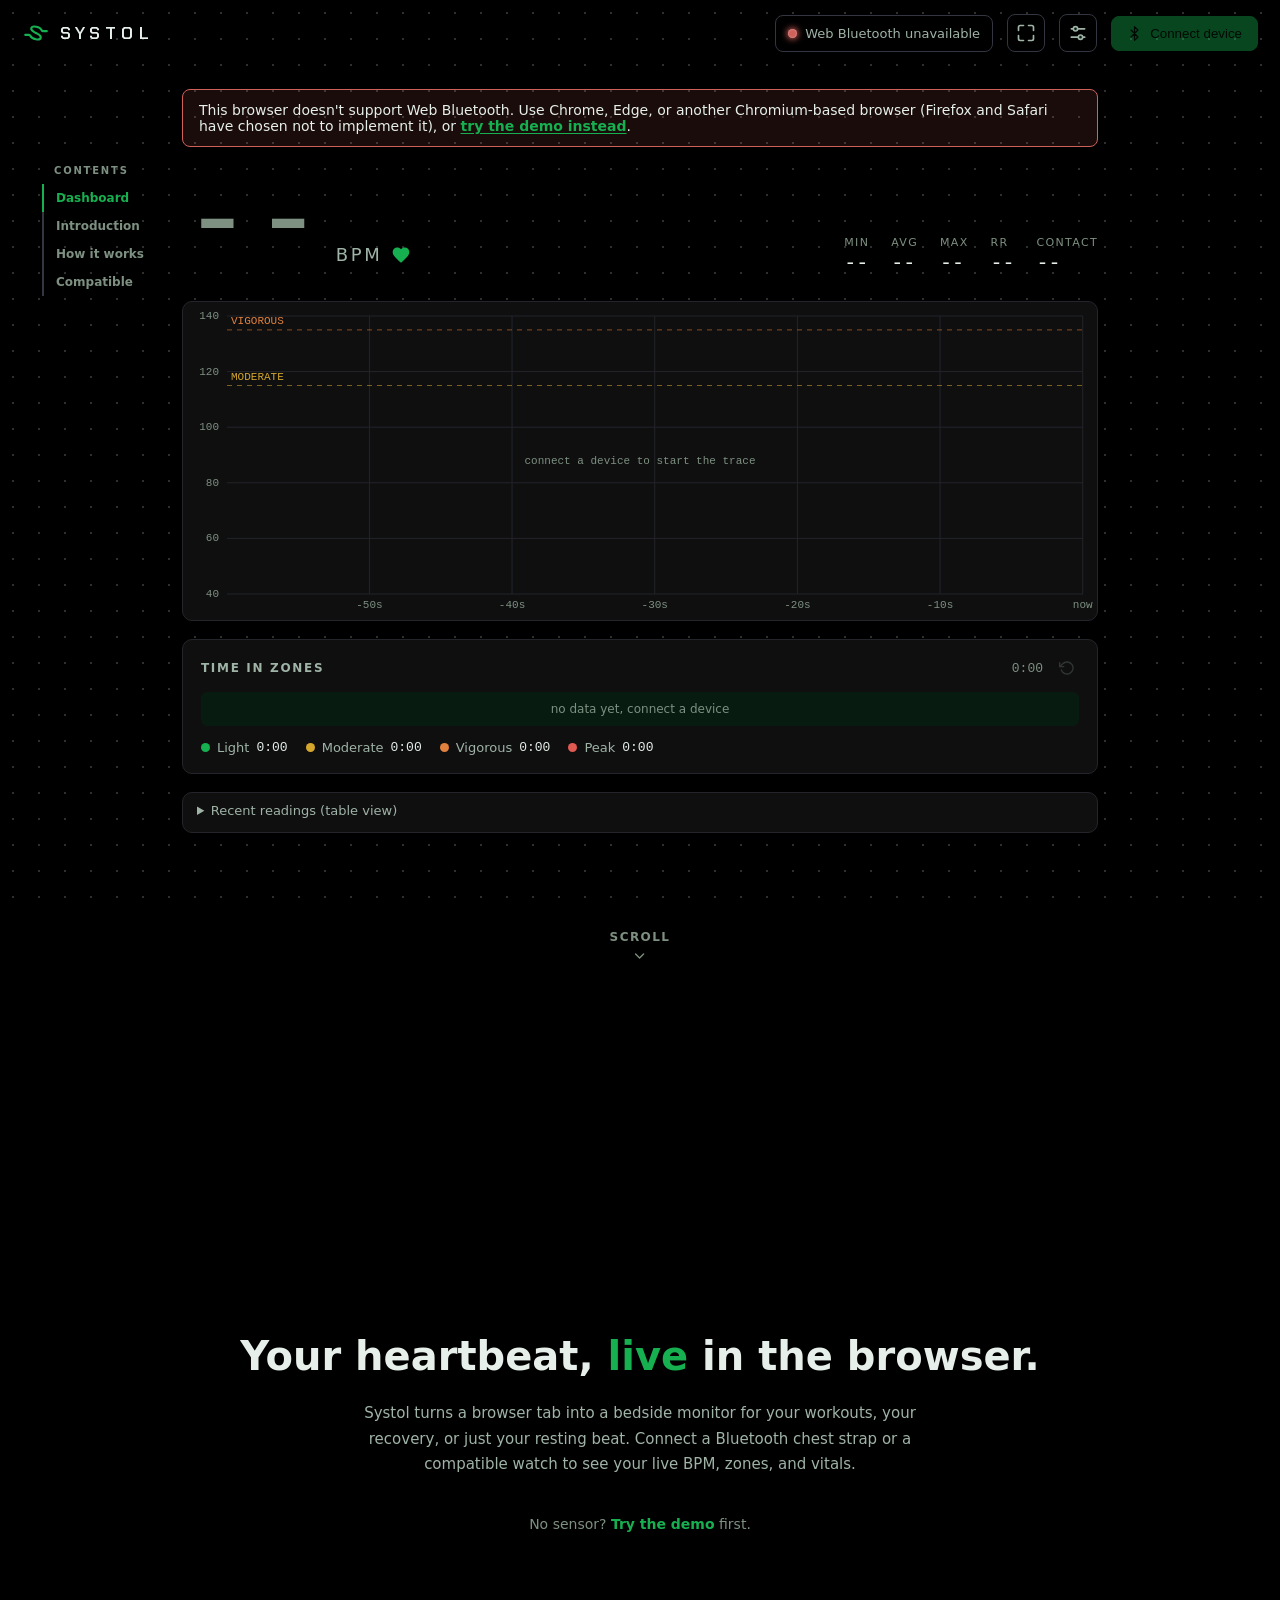
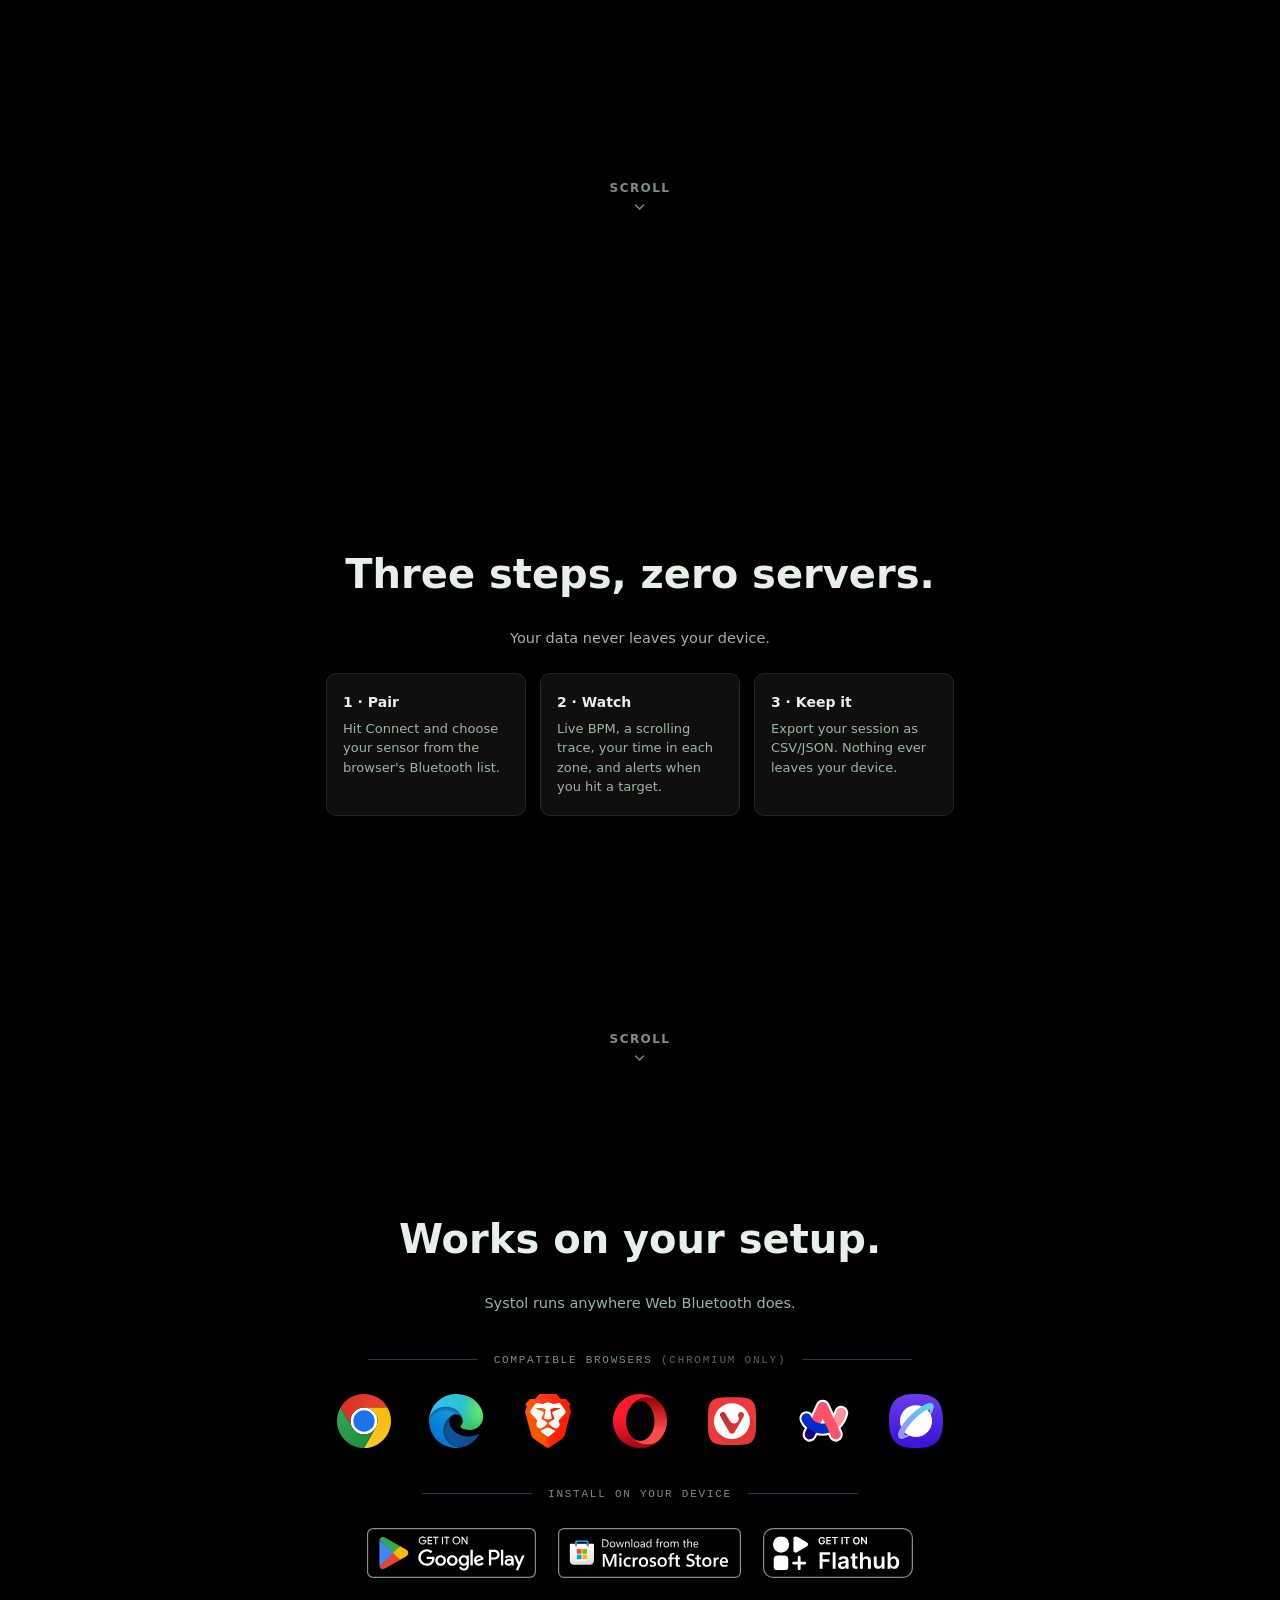
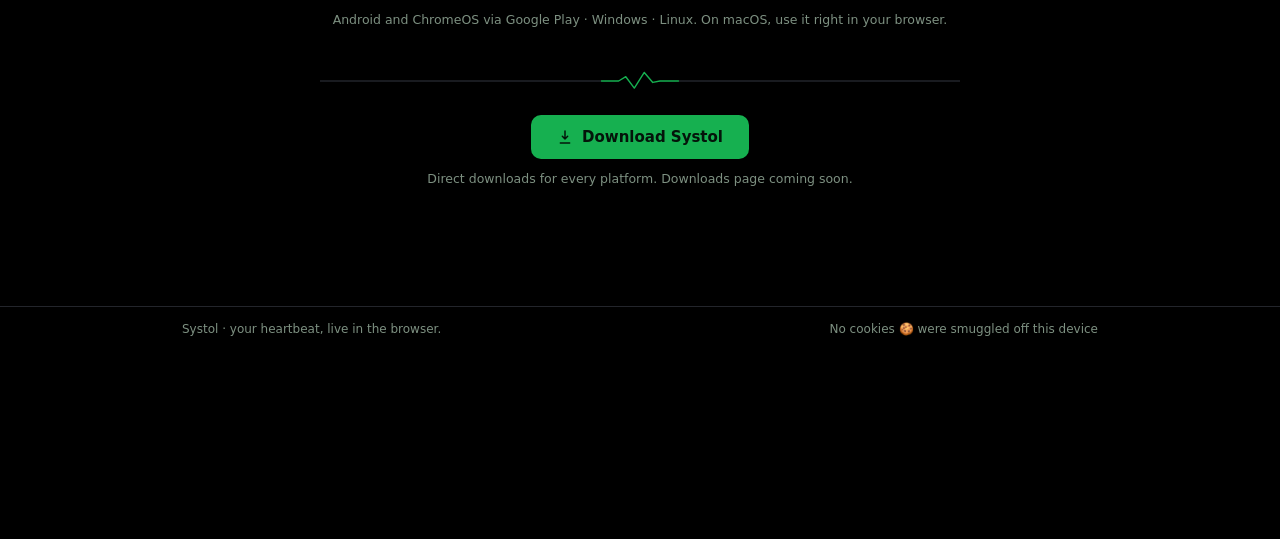
<file: index.html>
<!DOCTYPE html>
<html lang="en">

<head>
  <meta charset="UTF-8" />
  <!-- Web keeps normal pinch zoom; installed-app contexts (PWA/WebView)
       get native parity — app.js §10 tightens this meta there. -->
  <meta name="viewport" content="width=device-width, initial-scale=1.0" />
  <title>Systol · Live Heart Rate Monitor</title>
  <meta name="description"
    content="A live heart-rate monitor that runs in your browser. Connect a Bluetooth sensor for live BPM, zones, and a scrolling trace. Your data never leaves your device." />
  <!-- Social link previews (Open Graph + Twitter). og:image and og:url are
       deferred until a share image (branding — audit 10.3.5) and a deploy URL
       exist. "Systol" here is a rebrand touchpoint. -->
  <meta property="og:type" content="website" />
  <meta property="og:title" content="Systol · Live Heart Rate Monitor" />
  <meta property="og:description"
    content="A live heart-rate monitor that runs entirely in your browser. Bring your own Bluetooth sensor. Your data never leaves your device." />
  <meta name="twitter:card" content="summary" />
  <meta name="twitter:title" content="Systol · Live Heart Rate Monitor" />
  <meta name="twitter:description"
    content="A live heart-rate monitor that runs entirely in your browser. Your data never leaves your device." />
  <!-- Favicon. Browsers that understand SVG take it (sharp at any size); the
       .ico is the fallback for those that don't. -->
  <link rel="icon" href="assets/icons/favicon.svg" type="image/svg+xml" />
  <link rel="icon" href="assets/icons/favicon.ico" sizes="16x16 32x32 48x48" />
  <link rel="apple-touch-icon" href="assets/icons/icon-192.png" />

  <!-- PWA: installable, and offline once the service worker below caches the
       shell. theme-color paints the OS/browser UI around the app window. -->
  <link rel="manifest" href="manifest.webmanifest" />
  <meta name="theme-color" content="#000000" />

  <link rel="stylesheet" href="style.css" />
</head>

<body>
  <!-- ================================================================
       HEADER — brand · battery chip · status pill · header buttons
       ================================================================ -->
  <header>
    <!-- Brand → home. On this page (the home page) that means scroll to the
         top rather than reload — app.js §2 intercepts; href is the no-JS
         fallback. -->
    <a class="brand" href="index.html">
      <!-- Decorative: the wordmark beside it carries the accessible name. -->
      <svg class="brand-mark" viewBox="0 0 48 48" width="28" height="28" aria-hidden="true">
        <path
          d="M42.49 20.83L36.24 20.83C35.28 20.83 34.17 20.11 33.79 19.23C31.19 13.26 17.1 10.27 15.91 15.9C14.96 20.36 20.92 22.12 24 24C27.08 25.88 33.04 27.64 32.09 32.1C30.9 37.73 16.81 34.74 14.21 28.77C13.83 27.89 12.72 27.17 11.76 27.17L5.51 27.17"
          fill="none" stroke="currentColor" stroke-width="3.6" stroke-linecap="round" stroke-linejoin="round" />
      </svg>
      <h1>SYSTOL</h1>
    </a>
    <div class="controls">
      <div id="batteryChip" class="battery-chip" hidden title="Device battery">
        <svg width="14" height="20" viewBox="5 2 14 20" fill="none" stroke="currentColor" stroke-width="2"
          stroke-linecap="round" stroke-linejoin="round" aria-hidden="true">
          <rect x="7" y="6" width="10" height="15" rx="2" />
          <path d="M10 3.5h4" />
        </svg>
        <span id="batteryPct">--</span>
      </div>
      <!-- Live BPM in the header (desktop only): reveals with a slide+fade once
           the hero BPM scrolls out of view, so the reading stays glanceable.
           Zone-colored mini heart beats at the real tempo (app.js §2). -->
      <div id="headerBpm" class="header-bpm" data-zone="" aria-hidden="true">
        <span id="headerHeart" class="header-heart">
          <svg viewBox="0 0 24 24" aria-hidden="true">
            <path fill="currentColor"
              d="M12 21.35l-1.45-1.32C5.4 15.36 2 12.28 2 8.5 2 5.42 4.42 3 7.5 3c1.74 0 3.41.81 4.5 2.09C13.09 3.81 14.76 3 16.5 3 19.58 3 22 5.42 22 8.5c0 3.78-3.4 6.86-8.55 11.54L12 21.35z" />
          </svg>
        </span>
        <span id="headerBpmValue">--</span>
      </div>
      <div id="status" class="status" data-state="idle" role="status" aria-live="polite" tabindex="0"
        title="Device info">
        <span class="led" aria-hidden="true"></span>
        <span id="statusText" class="status-text">Not connected</span>
      </div>
      <button id="monitorBtn" class="icon-btn" aria-label="Monitor mode (fullscreen)" title="Monitor mode">
        <svg width="20" height="20" viewBox="0 0 24 24" fill="none" stroke="currentColor" stroke-width="2"
          stroke-linecap="round" stroke-linejoin="round" aria-hidden="true">
          <path d="M3 9V5a2 2 0 0 1 2-2h4" />
          <path d="M21 9V5a2 2 0 0 0-2-2h-4" />
          <path d="M3 15v4a2 2 0 0 0 2 2h4" />
          <path d="M21 15v4a2 2 0 0 1-2 2h-4" />
        </svg>
      </button>
      <button id="deviceBtn" class="icon-btn device-btn" aria-label="Device and connection" title="Device">
        <svg width="20" height="20" viewBox="0 0 24 24" fill="none" stroke="currentColor" stroke-width="2"
          stroke-linecap="round" stroke-linejoin="round" aria-hidden="true">
          <path d="M6.5 6.5 L17.5 17.5 L12 23 L12 1 L17.5 6.5 L6.5 17.5" />
        </svg>
      </button>
      <button id="settingsBtn" class="icon-btn" aria-label="Settings" title="Settings">
        <svg width="20" height="20" viewBox="0 0 24 24" fill="none" stroke="currentColor" stroke-width="2"
          stroke-linecap="round" aria-hidden="true">
          <line x1="4" y1="7" x2="20" y2="7" />
          <circle cx="9" cy="7" r="2.6" fill="var(--panel)" />
          <line x1="4" y1="17" x2="20" y2="17" />
          <circle cx="15" cy="17" r="2.6" fill="var(--panel)" />
        </svg>
      </button>
      <button id="connectBtn" class="btn-connect">
        <svg class="btn-ico" viewBox="0 0 24 24" fill="none" stroke="currentColor" stroke-width="2"
          stroke-linecap="round" stroke-linejoin="round" aria-hidden="true">
          <path d="M6.5 6.5 L17.5 17.5 L12 23 L12 1 L17.5 6.5 L6.5 17.5" />
        </svg>
        <span id="connectLabel">Connect device</span>
      </button>
    </div>
  </header>

  <!-- ================================================================
       MAIN — banners + gutter TOC + the flipbook pages:
         page 1 · dashboard   page 2 · intro   page 3 · how it works
       ================================================================ -->
  <main>
    <!-- TOC: fixed page navigation in the left gutter (wide screens only).
         JS aligns it with the hero and the content column (app.js §4). -->
    <nav class="toc" id="toc" aria-label="Page navigation">
      <span class="toc-title">Contents</span>
      <a href="#dashboard" data-page="dashboard" class="active">Dashboard</a>
      <a href="#intro" data-page="intro">Introduction</a>
      <a href="#how-it-works" data-page="how-it-works">How it works</a>
      <a href="#compatible" data-page="compatible">Compatible</a>
    </nav>

    <div id="unsupported" class="banner" hidden>
      This browser doesn't support Web Bluetooth. Use Chrome, Edge, or another
      Chromium-based browser (Firefox and Safari have chosen not to implement it),
      or <a href="?demo">try the demo instead</a>.
    </div>

    <!-- Demo notice. Same banner slot and structure as the unsupported message
         above, in the accent instead of the danger tint: demo is a mode, not a
         fault. Shown via body[data-demo] (app.js §1) — no JS toggle needed. -->
    <div class="banner banner-demo">
      <span class="banner-dot" aria-hidden="true"></span>
      <span>
        <strong>Demo mode</strong> · these readings are simulated, no sensor is
        connected. <a href="index.html">Exit demo</a>.
      </span>
    </div>

    <!-- PAGE 1 · DASHBOARD container: hero + dash-body (chart → zones →
         table). dash-body is one unit so the whole stack can be re-anchored
         (e.g. gutter layouts) without touching its pieces. -->
    <section id="dashboard" class="dashboard page" aria-label="Live heart rate dashboard">
      <section class="hero" aria-label="Current heart rate">
        <div class="bpm-block" id="bpmBlock" data-zone="">
          <span id="bpm" class="bpm-value empty">--</span>
          <div class="bpm-side">
            <span class="bpm-unit">BPM
              <span id="heartSize" class="heart-size">
                <svg id="heart" class="heart" viewBox="0 0 24 24" aria-hidden="true">
                  <path fill="currentColor"
                    d="M12 21.35l-1.45-1.32C5.4 15.36 2 12.28 2 8.5 2 5.42 4.42 3 7.5 3c1.74 0 3.41.81 4.5 2.09C13.09 3.81 14.76 3 16.5 3 19.58 3 22 5.42 22 8.5c0 3.78-3.4 6.86-8.55 11.54L12 21.35z" />
                </svg>
              </span>
            </span>
            <span id="zoneLabel" class="zone-label"></span>
            <span id="targetBadge" class="target-badge" hidden>● in target</span>
          </div>
        </div>
        <div class="side-stats">
          <div class="stat"><span class="stat-label">min</span><span id="statMin" class="stat-value">--</span></div>
          <div class="stat"><span class="stat-label">avg</span><span id="statAvg" class="stat-value">--</span></div>
          <div class="stat"><span class="stat-label">max</span><span id="statMax" class="stat-value">--</span></div>
          <div class="stat"><span class="stat-label">RR</span><span id="statRR" class="stat-value">--</span></div>
          <div class="stat"><span class="stat-label">contact</span><span id="statContact" class="stat-value">--</span>
          </div>
          <!-- Demo-only: return to the live app (drops ?demo). Shown via
             body[data-demo]; sits above the stats on desktop, in the stats
             grid's spare cell beside "contact" on mobile. -->
          <a class="demo-home" href="index.html" aria-label="Exit demo, go to the live app">
            <svg width="14" height="14" viewBox="0 0 24 24" fill="none" stroke="currentColor" stroke-width="2"
              stroke-linecap="round" stroke-linejoin="round" aria-hidden="true">
              <path d="M3 10.5 12 3l9 7.5" />
              <path d="M5 9.5V20h14V9.5" />
            </svg>
            <span>Exit demo</span>
          </a>
        </div>
        <!-- Screen-reader-only: the live BPM number is NOT announced (it would read
           a value aloud every second); instead we announce only zone CHANGES here. -->
        <span id="zoneAnnounce" class="sr-only" role="status" aria-live="polite"></span>
      </section>

      <div class="dash-body">
        <section class="chart-wrap" aria-label="Heart rate over the last 60 seconds">
          <canvas id="chart"></canvas>
          <!-- Anchored to the chart (not the viewport) so it only ever floats over
           the trace, whatever else gets added to the page later. -->
          <div id="signalBanner" class="signal-banner" role="alert" hidden>
            <svg width="16" height="16" viewBox="0 0 24 24" fill="none" stroke="currentColor" stroke-width="2"
              stroke-linecap="round" stroke-linejoin="round" aria-hidden="true">
              <path d="M10.29 3.86 1.82 18a2 2 0 0 0 1.71 3h16.94a2 2 0 0 0 1.71-3L13.71 3.86a2 2 0 0 0-3.42 0z" />
              <line x1="12" y1="9" x2="12" y2="13" />
              <line x1="12" y1="17" x2="12.01" y2="17" />
            </svg>
            <span id="signalBannerText">Signal lost: no readings from your device</span>
          </div>
          <div id="tooltip" class="tooltip" hidden></div>
          <button type="button" id="chartExpand" class="chart-expand" aria-label="Monitor mode (fullscreen)"
            title="Monitor mode">
            <svg width="20" height="20" viewBox="0 0 24 24" fill="none" stroke="currentColor" stroke-width="2"
              stroke-linecap="round" stroke-linejoin="round" aria-hidden="true">
              <path d="M3 9V5a2 2 0 0 1 2-2h4" />
              <path d="M21 9V5a2 2 0 0 0-2-2h-4" />
              <path d="M3 15v4a2 2 0 0 0 2 2h4" />
              <path d="M21 15v4a2 2 0 0 1-2 2h-4" />
            </svg>
          </button>
        </section>

        <section class="zonebar-wrap" aria-label="Time spent in each heart rate zone this session">
          <div class="zonebar-head">
            <h2>Time in zones</h2>
            <div class="zonebar-head-right">
              <span id="zoneTotal" class="zonebar-total">0:00</span>
              <button type="button" id="clearSessionQuick" class="icon-btn-sm" aria-label="Clear session"
                title="Clear session" disabled>
                <svg width="16" height="16" viewBox="0 0 24 24" fill="none" stroke="currentColor" stroke-width="2"
                  stroke-linecap="round" stroke-linejoin="round" aria-hidden="true">
                  <polyline points="1 4 1 10 7 10" />
                  <path d="M3.51 15a9 9 0 1 0 2.13-9.36L1 10" />
                </svg>
              </button>
            </div>
          </div>
          <div class="zonebar" id="zonebar">
            <div class="zoneseg" data-zone="light" id="segLight"></div>
            <div class="zoneseg" data-zone="moderate" id="segModerate"></div>
            <div class="zoneseg" data-zone="vigorous" id="segVigorous"></div>
            <div class="zoneseg" data-zone="peak" id="segPeak"></div>
            <span id="zonebarEmpty" class="zonebar-empty">no data yet, connect a device</span>
          </div>
          <div class="zonelegend">
            <span class="legitem"><span class="legdot" data-zone="light"></span>Light <b id="tLight">0:00</b></span>
            <span class="legitem"><span class="legdot" data-zone="moderate"></span>Moderate <b
                id="tModerate">0:00</b></span>
            <span class="legitem"><span class="legdot" data-zone="vigorous"></span>Vigorous <b
                id="tVigorous">0:00</b></span>
            <span class="legitem"><span class="legdot" data-zone="peak"></span>Peak <b id="tPeak">0:00</b></span>
          </div>
        </section>

        <!-- Docked in the right gutter on wide screens (expanded), in vertical
         flow below the zone bar otherwise (collapsed) — app.js §3 syncs the
         open state, CSS §4 does the docking. -->
        <details class="table-view" id="readingsTable">
          <summary>Recent readings (table view)</summary>
          <div class="table-scroll">
            <table>
              <thead>
                <tr>
                  <th scope="col">Time</th>
                  <th scope="col">BPM</th>
                  <th scope="col">RR intervals (ms)</th>
                </tr>
              </thead>
              <tbody id="readingsBody"></tbody>
            </table>
          </div>
        </details>
      </div><!-- /dash-body -->

      <!-- Bouncing hint at the page's bottom edge: there's more below.
         Clickable; href + label are wired to the NEXT page by app.js §4,
         so inserting/reordering pages needs no updates here. -->
      <a class="scroll-hint" href="#">
        scroll
        <svg width="16" height="16" viewBox="0 0 24 24" fill="none" stroke="currentColor" stroke-width="2"
          stroke-linecap="round" stroke-linejoin="round" aria-hidden="true">
          <path d="M6 9l6 6 6-6" />
        </svg>
      </a>
    </section><!-- /dashboard -->

    <!-- PAGE 2 · INTRODUCTION — all copy below is PLACEHOLDER; final
         content is being written separately. Structure only. -->
    <section class="page intro" id="intro" aria-label="What is Systol">
      <h2 class="intro-title">Your heartbeat, <span>live</span> in the browser.</h2>
      <p class="intro-lede">Systol turns a browser tab into a bedside monitor for your workouts, your recovery, or just
        your resting beat. Connect a Bluetooth chest strap or a compatible watch to see your live BPM, zones, and
        vitals.</p>
      <p class="intro-demo-line">No sensor? <a href="?demo">Try the demo</a> first.</p>

      <a class="scroll-hint" href="#">
        scroll
        <svg width="16" height="16" viewBox="0 0 24 24" fill="none" stroke="currentColor" stroke-width="2"
          stroke-linecap="round" stroke-linejoin="round" aria-hidden="true">
          <path d="M6 9l6 6 6-6" />
        </svg>
      </a>
    </section>

    <!-- PAGE 3 · HOW IT WORKS — all copy below is PLACEHOLDER; final
         content is being written separately. Structure only. -->
    <section class="page intro" id="how-it-works" aria-label="How Systol works">
      <h2 class="intro-title">Three steps, zero servers.</h2>
      <p class="intro-sub">Your data never leaves your device.</p>
      <div class="intro-cards">
        <div class="intro-card"><b>1 · Pair</b>Hit Connect and choose your sensor from the browser's Bluetooth list.
        </div>
        <div class="intro-card"><b>2 · Watch</b>Live BPM, a scrolling trace, your time in each zone, and alerts when you
          hit a target.</div>
        <div class="intro-card"><b>3 · Keep it</b>Export your session as CSV/JSON. Nothing ever leaves your device.
        </div>
      </div>

      <a class="scroll-hint" href="#">
        scroll
        <svg width="16" height="16" viewBox="0 0 24 24" fill="none" stroke="currentColor" stroke-width="2"
          stroke-linecap="round" stroke-linejoin="round" aria-hidden="true">
          <path d="M6 9l6 6 6-6" />
        </svg>
      </a>
    </section>

    <!-- PAGE 4 · COMPATIBLE DEVICES.
         Browsers: bare official logos, each linking to that browser's site.
         Platforms: the official store badges (Play / Microsoft Store / Flathub),
                    theme-paired and not yet clickable — the packages don't exist.
         Both rows are static and centered when everything fits; they only become
         marquees on overflow (app.js §11), drifting in opposite directions. -->
    <section class="page intro" id="compatible" aria-label="Compatible browsers and platforms">
      <h2 class="intro-title">Works on your setup.</h2>
      <p class="intro-sub">Systol runs anywhere Web Bluetooth does.</p>
      <div class="compat-marquees">
        <p class="compat-label"><span>Compatible browsers <span class="compat-label-note">(Chromium only)</span></span>
        </p>
        <div class="marquee rtl" aria-label="Supported browsers">
          <div class="marquee-track">
            <a class="logo-tile" href="https://www.google.com/chrome/" target="_blank" rel="noopener"
              title="Chrome"><img src="assets/img/browsers/chrome.svg" alt="Chrome"></a>
            <a class="logo-tile" href="https://www.microsoft.com/edge" target="_blank" rel="noopener" title="Edge"><img
                src="assets/img/browsers/edge.svg" alt="Edge"></a>
            <a class="logo-tile" href="https://brave.com/" target="_blank" rel="noopener" title="Brave"><img
                src="assets/img/browsers/brave.svg" alt="Brave"></a>
            <a class="logo-tile" href="https://www.opera.com/" target="_blank" rel="noopener" title="Opera"><img
                src="assets/img/browsers/opera.svg" alt="Opera"></a>
            <a class="logo-tile" href="https://vivaldi.com/" target="_blank" rel="noopener" title="Vivaldi"><img
                src="assets/img/browsers/vivaldi.svg" alt="Vivaldi"></a>
            <a class="logo-tile" href="https://arc.net/" target="_blank" rel="noopener" title="Arc"><img
                src="assets/img/browsers/arc.svg" alt="Arc"></a>
            <a class="logo-tile" href="https://www.samsung.com/us/apps/samsung-internet/" target="_blank" rel="noopener"
              title="Samsung Internet"><img src="assets/img/browsers/samsung_internet.svg" alt="Samsung Internet"></a>
            <a class="logo-tile dupe" href="https://www.google.com/chrome/" target="_blank" rel="noopener"
              title="Chrome" aria-hidden="true" tabindex="-1"><img src="assets/img/browsers/chrome.svg" alt=""></a>
            <a class="logo-tile dupe" href="https://www.microsoft.com/edge" target="_blank" rel="noopener" title="Edge"
              aria-hidden="true" tabindex="-1"><img src="assets/img/browsers/edge.svg" alt=""></a>
            <a class="logo-tile dupe" href="https://brave.com/" target="_blank" rel="noopener" title="Brave"
              aria-hidden="true" tabindex="-1"><img src="assets/img/browsers/brave.svg" alt=""></a>
            <a class="logo-tile dupe" href="https://www.opera.com/" target="_blank" rel="noopener" title="Opera"
              aria-hidden="true" tabindex="-1"><img src="assets/img/browsers/opera.svg" alt=""></a>
            <a class="logo-tile dupe" href="https://vivaldi.com/" target="_blank" rel="noopener" title="Vivaldi"
              aria-hidden="true" tabindex="-1"><img src="assets/img/browsers/vivaldi.svg" alt=""></a>
            <a class="logo-tile dupe" href="https://arc.net/" target="_blank" rel="noopener" title="Arc"
              aria-hidden="true" tabindex="-1"><img src="assets/img/browsers/arc.svg" alt=""></a>
            <a class="logo-tile dupe" href="https://www.samsung.com/us/apps/samsung-internet/" target="_blank"
              rel="noopener" title="Samsung Internet" aria-hidden="true" tabindex="-1"><img
                src="assets/img/browsers/samsung_internet.svg" alt=""></a>
          </div>
        </div>
        <p class="compat-label">Install on your device</p>
        <div class="marquee ltr" aria-label="Platforms it installs on (packages coming soon)">
          <div class="marquee-track">
            <span class="store-badge" aria-disabled="true" title="Google Play, coming soon">
              <img class="badge-dark" src="assets/img/stores/playstore_dark.svg" alt="Get it on Google Play (coming soon)">
              <img class="badge-light" src="assets/img/stores/playstore_light.svg" alt="Get it on Google Play (coming soon)">
            </span>
            <span class="store-badge" aria-disabled="true" title="Microsoft Store, coming soon">
              <img class="badge-dark" src="assets/img/stores/ms_store_dark.svg" alt="Download from the Microsoft Store (coming soon)">
              <img class="badge-light" src="assets/img/stores/ms_store_light.svg"
                alt="Download from the Microsoft Store (coming soon)">
            </span>
            <span class="store-badge" aria-disabled="true" title="Flathub, coming soon">
              <img class="badge-dark" src="assets/img/stores/flathub_dark.svg" alt="Get it on Flathub (coming soon)">
              <img class="badge-light" src="assets/img/stores/flathub_light.svg" alt="Get it on Flathub (coming soon)">
            </span>
            <span class="store-badge dupe" aria-hidden="true">
              <img class="badge-dark" src="assets/img/stores/playstore_dark.svg" alt=""><img class="badge-light"
                src="assets/img/stores/playstore_light.svg" alt="">
            </span>
            <span class="store-badge dupe" aria-hidden="true">
              <img class="badge-dark" src="assets/img/stores/ms_store_dark.svg" alt=""><img class="badge-light"
                src="assets/img/stores/ms_store_light.svg" alt="">
            </span>
            <span class="store-badge dupe" aria-hidden="true">
              <img class="badge-dark" src="assets/img/stores/flathub_dark.svg" alt=""><img class="badge-light"
                src="assets/img/stores/flathub_light.svg" alt="">
            </span>
          </div>
        </div>
        <p class="compat-note" style="margin-top:0;">Android and ChromeOS via Google Play · Windows · Linux. On macOS,
          use it right in your browser.</p>
      </div>
      <div class="compat-download">
        <!-- EKG divider: flatline → heartbeat spike → flatline. The one divider on this
             page that gets the accent — it leads the eye into the CTA. -->
        <svg class="ekg-divider" viewBox="0 0 900 36" aria-hidden="true">
          <path class="ekg-flat" d="M0 18H396M504 18H900" />
          <path class="ekg-spike" d="M396 18h24l10 -6 12 16 14 -22 12 14 10 -2h26" />
        </svg>
        <a class="btn-download" href="downloads.html">
          <svg width="16" height="16" viewBox="0 0 24 24" fill="none" stroke="currentColor" stroke-width="2.2"
            stroke-linecap="round" stroke-linejoin="round" aria-hidden="true">
            <path d="M12 3v12m0 0l-4-4m4 4l4-4M5 21h14" />
          </svg>
          Download Systol
        </a>
        <p class="compat-note">Direct downloads for every platform. Downloads page coming soon.</p>
      </div>
    </section>
  </main>

  <!-- ================================================================
       DIALOGS — settings (theme · audio · zones · alerts · data) · device
       ================================================================ -->
  <dialog id="settingsDialog">
    <div class="dialog-head">
      <button type="button" id="settingsBack" class="dialog-x dialog-back" aria-label="Back">
        <svg width="20" height="20" viewBox="0 0 24 24" fill="none" stroke="currentColor" stroke-width="2.2"
          stroke-linecap="round" stroke-linejoin="round" aria-hidden="true">
          <path d="M15 18l-6-6 6-6" />
        </svg>
      </button>
      <h2 class="dialog-title" id="settingsTitle">Settings</h2>
      <button type="button" id="settingsClose" class="dialog-x dialog-close" aria-label="Close settings">
        <svg width="16" height="16" viewBox="0 0 24 24" fill="none" stroke="currentColor" stroke-width="2.2"
          stroke-linecap="round" aria-hidden="true">
          <path d="M6 6l12 12M18 6L6 18" />
        </svg>
      </button>
    </div>

    <div class="settings-body">
      <!-- A settings menu, not a WAI-ARIA tab strip: these are plain buttons that
           swap the panel on the right. aria-current marks the active section
           (honest "you are here" without promising arrow-key tab semantics). 10.6.3 -->
      <nav class="settings-nav" aria-label="Settings sections">
        <button type="button" class="nav-item active" data-section="theme" aria-current="true">Theme</button>
        <button type="button" class="nav-item" data-section="audio">Audio</button>
        <button type="button" class="nav-item" data-section="zones">Heart rate zones</button>
        <button type="button" class="nav-item" data-section="alerts">Alerts</button>
        <button type="button" class="nav-item" data-section="access">Accessibility</button>
        <button type="button" class="nav-item" data-section="data">Session data</button>
        <button type="button" class="nav-item" data-section="about">About</button>
      </nav>

      <div class="settings-content">
        <section class="settings-section active" data-section="theme">
          <h3 class="settings-heading page-name">Theme</h3>
          <div class="switch-row">
            <span class="switch-label">Appearance<span class="switch-sub">dark or light background</span></span>
            <button type="button" id="modeToggle" class="icon-btn mode-icon" aria-label="Toggle light and dark mode">
              <svg class="ico-moon" width="19" height="19" viewBox="0 0 24 24" fill="none" stroke="currentColor"
                stroke-width="2" stroke-linecap="round" stroke-linejoin="round" aria-hidden="true">
                <path d="M21 12.8A9 9 0 1 1 11.2 3 7 7 0 0 0 21 12.8z" />
              </svg>
              <svg class="ico-sun" width="19" height="19" viewBox="0 0 24 24" fill="none" stroke="currentColor"
                stroke-width="2" stroke-linecap="round" stroke-linejoin="round" aria-hidden="true">
                <circle cx="12" cy="12" r="4" />
                <path
                  d="M12 2v2M12 20v2M4.9 4.9l1.4 1.4M17.7 17.7l1.4 1.4M2 12h2M20 12h2M4.9 19.1l1.4-1.4M17.7 6.3l1.4-1.4" />
              </svg>
            </button>
          </div>
          <div class="tone-row">
            <span class="tone-label">Accent color</span>
            <div class="swatches" id="accentSwatches">
              <button type="button" class="swatch" data-accent="green" aria-label="Monitor green"></button>
              <button type="button" class="swatch" data-accent="blue" aria-label="Clinical blue"></button>
              <button type="button" class="swatch" data-accent="amber" aria-label="Amber"></button>
            </div>
          </div>
        </section>

        <section class="settings-section" data-section="audio" hidden>
          <h3 class="settings-heading page-name">Audio</h3>
          <div class="switch-row">
            <span class="switch-label">Beep on each beat<span class="switch-sub">a soft tick synced to your live heart
                rate</span></span>
            <button type="button" id="soundToggle" class="switch" role="switch" aria-checked="false"
              aria-label="Beep on each beat">
              <span class="switch-knob"></span>
            </button>
          </div>
          <div class="tone-row">
            <span class="tone-label">Tone</span>
            <select id="toneSelect" aria-label="Beep tone">
              <option value="soft">Soft tick</option>
              <option value="monitor">Classic monitor</option>
              <option value="pulse">Low pulse</option>
            </select>
          </div>
        </section>

        <section class="settings-section" data-section="zones" hidden>
          <div class="card-head">
            <h3 class="settings-heading page-name">Heart rate zones</h3>
            <button type="button" id="zonesReset" class="link-btn">Reset</button>
          </div>
          <p class="dialog-hint">Set the BPM where each zone begins. Light is everything below Moderate.</p>
          <div class="zone-row"><span class="zone-dot" data-zone="light"></span><span
              class="zone-name">Light</span><span class="zone-range">below Moderate</span></div>
          <label class="zone-row"><span class="zone-dot" data-zone="moderate"></span><span
              class="zone-name">Moderate</span><input type="number" id="zoneModerate" min="40" max="220"
              required /></label>
          <label class="zone-row"><span class="zone-dot" data-zone="vigorous"></span><span
              class="zone-name">Vigorous</span><input type="number" id="zoneVigorous" min="40" max="220"
              required /></label>
          <label class="zone-row"><span class="zone-dot" data-zone="peak"></span><span
              class="zone-name">Peak</span><input type="number" id="zonePeak" min="40" max="230" required /></label>
          <p id="zoneError" class="zone-error" hidden>Values must increase: Moderate &lt; Vigorous &lt; Peak.</p>
        </section>

        <section class="settings-section" data-section="alerts" hidden>
          <h3 class="settings-heading page-name">Alerts</h3>
          <div class="tone-row">
            <span class="tone-label">Target zone</span>
            <select id="targetZone" aria-label="Target zone">
              <option value="none">None</option>
              <option value="light">Light</option>
              <option value="moderate">Moderate</option>
              <option value="vigorous">Vigorous</option>
              <option value="peak">Peak</option>
            </select>
          </div>
          <div class="switch-row alert-sound-row">
            <span class="switch-label">Alert sound<span class="switch-sub">chime when you enter or leave the
                target</span></span>
            <button type="button" id="alertSoundToggle" class="switch" role="switch" aria-checked="true"
              aria-label="Alert sound">
              <span class="switch-knob"></span>
            </button>
          </div>
        </section>

        <section class="settings-section" data-section="access" hidden>
          <h3 class="settings-heading page-name">Accessibility</h3>
          <div class="switch-row snap-row">
            <span class="switch-label">Page snapping<span class="switch-sub">gently settle scrolling onto a page after
                you stop</span></span>
            <button type="button" id="snapToggle" class="switch" role="switch" aria-checked="true"
              aria-label="Page snapping">
              <span class="switch-knob"></span>
            </button>
          </div>
          <p class="dialog-hint snap-note" id="snapNote">Off by default when your system asks for reduced motion. This
            switch overrides that.</p>
          <p class="dialog-hint snap-note snap-locked" id="snapLockedNote" hidden>Not available at this screen size.
            Page snapping needs a window wider than 560&thinsp;px and at least 620&thinsp;px tall.</p>
          <div class="switch-row">
            <span class="switch-label">Background animation<span class="switch-sub">the drawn heartbeat traces behind
                the pages</span></span>
            <button type="button" id="bgfxToggle" class="switch" role="switch" aria-checked="true"
              aria-label="Background animation">
              <span class="switch-knob"></span>
            </button>
          </div>
          <p class="dialog-hint">Turns off the moving traces and the dot grid. Off by default when your system asks for
            reduced motion.</p>
        </section>

        <section class="settings-section" data-section="data" hidden>
          <h3 class="settings-heading">Export</h3>
          <p class="dialog-hint">Download this session's readings. Everything stays on your device; nothing is uploaded.
          </p>
          <div class="export-row">
            <button type="button" id="exportCsv" class="btn-outline" disabled>Export CSV</button>
            <button type="button" id="exportJson" class="btn-outline" disabled>Export JSON</button>
          </div>
          <p id="exportEmpty" class="dialog-hint export-empty">No readings yet. Connect a device to record a session.
          </p>

          <div class="dialog-divider"></div>

          <h3 class="settings-heading">Delete data</h3>
          <div class="reset-item">
            <div class="reset-text">
              <div class="reset-title">Clear session</div>
              <div class="reset-desc">Empties this session's graphs and zone times. Keeps your device connected and your
                saved settings.</div>
            </div>
            <button type="button" id="clearSession" class="btn-danger-outline" disabled>Clear</button>
          </div>

          <div class="reset-item">
            <div class="reset-text">
              <div class="reset-title">Restore defaults</div>
              <div class="reset-desc">Full reset. Clears all saved data and reloads a fresh app: the device disconnects,
                and settings and readings are wiped.</div>
            </div>
            <button type="button" id="restoreDefaults" class="btn-danger-outline">Reset</button>
          </div>
          <div class="confirm-box" id="restoreConfirm" hidden>
            <span class="confirm-prompt">Type <b>Delete</b> to confirm</span>
            <div class="confirm-controls">
              <input type="text" id="restoreInput" class="confirm-input" autocomplete="off" spellcheck="false"
                aria-label="Type Delete to confirm" />
              <button type="button" class="btn-ghost" id="restoreCancel">Cancel</button>
              <button type="button" class="btn-danger" id="restoreConfirmBtn" disabled>Confirm</button>
            </div>
          </div>
        </section>

        <section class="settings-section" data-section="about" hidden>
          <h3 class="settings-heading page-name">About</h3>
          <div class="about-row">
            <svg class="brand-mark" viewBox="0 0 48 48" width="22" height="22" aria-hidden="true">
              <path
                d="M42.49 20.83L36.24 20.83C35.28 20.83 34.17 20.11 33.79 19.23C31.19 13.26 17.1 10.27 15.91 15.9C14.96 20.36 20.92 22.12 24 24C27.08 25.88 33.04 27.64 32.09 32.1C30.9 37.73 16.81 34.74 14.21 28.77C13.83 27.89 12.72 27.17 11.76 27.17L5.51 27.17"
                fill="none" stroke="currentColor" stroke-width="3.2" stroke-linecap="round" stroke-linejoin="round" />
            </svg>
            <span class="about-name">Systol</span>
            <span class="about-version">v<span id="settingsVersion">--</span></span>
          </div>
          <p class="dialog-hint">A live heart-rate monitor that runs entirely in your browser. Not a medical device.
            Everything stays on your device; nothing is uploaded.</p>
          <p class="about-links"><a href="faq.html" class="foot-link">FAQ &amp; privacy</a></p>
        </section>
      </div>
    </div>

    <div class="dialog-foot">
      <span class="foot-note">Changes apply instantly</span>
    </div>
  </dialog>

  <dialog id="deviceDialog">
    <div class="dialog-head">
      <button type="button" id="deviceBack" class="dialog-x dialog-back" aria-label="Back">
        <svg width="20" height="20" viewBox="0 0 24 24" fill="none" stroke="currentColor" stroke-width="2.2"
          stroke-linecap="round" stroke-linejoin="round" aria-hidden="true">
          <path d="M15 18l-6-6 6-6" />
        </svg>
      </button>
      <h2 class="dialog-title">Device</h2>
      <button type="button" id="deviceClose" class="dialog-x dialog-close" aria-label="Close">
        <svg width="16" height="16" viewBox="0 0 24 24" fill="none" stroke="currentColor" stroke-width="2.2"
          stroke-linecap="round" aria-hidden="true">
          <path d="M6 6l12 12M18 6L6 18" />
        </svg>
      </button>
    </div>
    <div class="device-body">
      <div class="device-logo" id="deviceLogo" data-state="idle">
        <svg width="44" height="44" viewBox="0 0 24 24" fill="none" stroke="currentColor" stroke-width="1.8"
          stroke-linecap="round" stroke-linejoin="round" aria-hidden="true">
          <path d="M2 12h4l2.5-7 4 15 3-9 1.5 3H22" />
        </svg>
      </div>
      <div class="device-name" id="deviceName">No device</div>
      <div class="device-status" id="deviceStatusText" data-state="idle">Not connected</div>
      <dl class="device-info" id="deviceInfo" hidden>
        <div class="dinfo-row">
          <dt>Device ID</dt>
          <dd id="devInfoId">--</dd>
        </div>
        <div class="dinfo-row" id="devBatteryRow" hidden>
          <dt>Battery</dt>
          <dd id="devBattery">--</dd>
        </div>
        <div class="dinfo-row">
          <dt>Service</dt>
          <dd>Heart Rate · 0x180D</dd>
        </div>
        <div class="dinfo-row">
          <dt>Transport</dt>
          <dd>Bluetooth LE</dd>
        </div>
        <div class="dinfo-row">
          <dt>App version</dt>
          <dd>Systol <span id="devVersion">--</span></dd>
        </div>
      </dl>
    </div>
    <div class="device-foot">
      <!-- Why the button below may be dead. A disabled control doesn't fire
           hover events, so its own title would never show; these lines carry
           the reason instead, and work on touch where tooltips don't. Each is
           revealed by its own state hook, so only the relevant one appears. -->
      <p class="device-foot-note device-note-demo">Connecting is unavailable in demo mode.
        <a href="index.html">Exit demo</a> to use a real sensor.</p>
      <p class="device-foot-note device-note-unsupported" hidden>This browser doesn't support
        Web Bluetooth. Use Chrome, Edge, or another Chromium-based browser.</p>
      <button type="button" id="deviceConnectBtn" class="btn-connect btn-connect-full">
        <svg class="btn-ico" viewBox="0 0 24 24" fill="none" stroke="currentColor" stroke-width="2"
          stroke-linecap="round" stroke-linejoin="round" aria-hidden="true">
          <path d="M6.5 6.5 L17.5 17.5 L12 23 L12 1 L17.5 6.5 L6.5 17.5" />
        </svg>
        <span id="deviceConnectLabel">Connect device</span>
      </button>
    </div>
  </dialog>

  <!-- ================================================================
       FOOTER — brand · link columns · base line
       ================================================================ -->
  <footer id="footer">
    <!-- Thin row: the only footer line visible at the last page's rest on
         flipbook screens — the rest of the footer sits below the fold and
         scrolling reveals it (the snap engine treats it as a mini page).
         Hidden on small screens, where the footer renders whole. -->
    <div class="footer-thin" id="footerThin">
      <span>Systol · your heartbeat, live in the browser.</span>
      <span>No cookies 🍪 were smuggled off this device</span>
    </div>
    <div class="footer-cols">
      <div class="footer-brand">
        <div class="footer-brand-row">
          <svg class="brand-mark" viewBox="0 0 48 48" width="24" height="24" aria-hidden="true">
            <path
              d="M42.49 20.83L36.24 20.83C35.28 20.83 34.17 20.11 33.79 19.23C31.19 13.26 17.1 10.27 15.91 15.9C14.96 20.36 20.92 22.12 24 24C27.08 25.88 33.04 27.64 32.09 32.1C30.9 37.73 16.81 34.74 14.21 28.77C13.83 27.89 12.72 27.17 11.76 27.17L5.51 27.17"
              fill="none" stroke="currentColor" stroke-width="3.4" stroke-linecap="round" stroke-linejoin="round" />
          </svg>
          <span class="footer-brand-name">SYSTOL</span>
        </div>
        <p class="footer-tagline">A live heart-rate monitor that runs entirely in your browser. Bring your own Bluetooth
          sensor, and Systol draws the beats.</p>
      </div>
      <nav class="footer-col" aria-label="App links">
        <h3>App</h3>
        <a href="faq.html" class="foot-link">FAQ</a>
        <a href="?demo" class="foot-link">Try demo mode</a>
      </nav>
      <nav class="footer-col" aria-label="Project links">
        <h3>Project</h3>
        <a href="https://github.com/jagrit-sharma/systol" class="foot-link" target="_blank"
          rel="noopener">GitHub</a>
        <a href="https://github.com/jagrit-sharma/systol/issues" class="foot-link" target="_blank"
          rel="noopener">Report an issue</a>
      </nav>
    </div>
    <div class="footer-base">
      <span>Web Bluetooth · Heart Rate Service (0x180D) · data never leaves your device</span>
      <span>© 2026 Systol · not a medical device<span id="footerVersion"></span></span>
    </div>
  </footer>

  <!-- ================================================================
       OVERLAYS — monitor-mode controls · audio hint
       ================================================================ -->
  <!-- Brand watermark: monitor mode hides the header, so this is the only
       Systol identity on screen. Top-left mirrors the header's brand position
       and stays clear of the controls (top-right). CSS-gated on body.monitor —
       no JS toggle needed. Decorative: the app is already named elsewhere. -->
  <div class="monitor-brand" aria-hidden="true">
    <svg class="brand-mark" viewBox="0 0 48 48" width="20" height="20">
      <path
        d="M42.49 20.83L36.24 20.83C35.28 20.83 34.17 20.11 33.79 19.23C31.19 13.26 17.1 10.27 15.91 15.9C14.96 20.36 20.92 22.12 24 24C27.08 25.88 33.04 27.64 32.09 32.1C30.9 37.73 16.81 34.74 14.21 28.77C13.83 27.89 12.72 27.17 11.76 27.17L5.51 27.17"
        fill="none" stroke="currentColor" stroke-width="3.6" stroke-linecap="round" stroke-linejoin="round" />
    </svg>
    <span class="monitor-brand-name">SYSTOL</span>
  </div>

  <div id="monitorCtls" class="monitor-ctls" hidden>
    <div id="monitorBattery" class="battery-chip" hidden title="Device battery">
      <svg width="14" height="20" viewBox="5 2 14 20" fill="none" stroke="currentColor" stroke-width="2"
        stroke-linecap="round" stroke-linejoin="round" aria-hidden="true">
        <rect x="7" y="6" width="10" height="15" rx="2" />
        <path d="M10 3.5h4" />
      </svg>
      <span id="monitorBatteryPct">--</span>
    </div>
    <button id="monitorMute" class="icon-btn" aria-label="Beep on each beat" aria-pressed="false" title="Beep on/off">
      <svg width="20" height="20" viewBox="0 0 24 24" fill="none" stroke="currentColor" stroke-width="2"
        stroke-linecap="round" stroke-linejoin="round" aria-hidden="true">
        <path d="M11 5 6 9H2v6h4l5 4z" />
        <path class="sound-wave" d="M15.5 8.5a5 5 0 0 1 0 7" />
        <path class="sound-wave" d="M19 5.5a9 9 0 0 1 0 13" />
        <path class="sound-x" d="M17 9.5l5 5M22 9.5l-5 5" />
      </svg>
    </button>
    <button id="monitorExit" class="icon-btn" aria-label="Exit monitor mode" title="Exit monitor mode (Esc)">
      <svg width="20" height="20" viewBox="0 0 24 24" fill="none" stroke="currentColor" stroke-width="2"
        stroke-linecap="round" stroke-linejoin="round" aria-hidden="true">
        <path d="M9 3v4a2 2 0 0 1-2 2H3" />
        <path d="M15 3v4a2 2 0 0 0 2 2h4" />
        <path d="M9 21v-4a2 2 0 0 0-2-2H3" />
        <path d="M15 21v-4a2 2 0 0 1 2-2h4" />
      </svg>
    </button>
  </div>

  <button type="button" id="toTop" class="to-top" aria-label="Back to top" title="Back to top">
    <!-- Hollow banner-chevron (user-supplied path). Non-scaling 2px stroke —
         intentionally a touch heavier than the header icons' ~1.67px (their
         stroke-width 2 scaled from a 24 viewBox to 20px), suiting this larger
         standalone corner control. (10.7.4) -->
    <svg width="24" height="18" viewBox="0 0 580 426" xmlns="http://www.w3.org/2000/svg" aria-hidden="true">
      <path d="M30 396V200L290 30l260 170v196L290 220Z" fill="none" stroke="currentColor" stroke-width="2"
        stroke-linejoin="round" stroke-linecap="round" vector-effect="non-scaling-stroke" />
    </svg>
  </button>

  <div id="audioHint" class="audio-hint" hidden>🔇 Click anywhere to enable sound</div>

  <script src="app.js"></script>
  <!-- Code-generated background: plotting-paper dots on the dashboard page, a
       self-building wall of ECG traces on the pages below. Self-contained —
       injects its own canvas and styles; dials live at the top of the file. -->
  <script src="systol-bgfx.js" defer></script>
  <!-- Service worker: caches the app shell so Systol keeps working offline,
       refreshes included. Registered after load so it never competes with
       first paint, and failure is non-fatal — the app runs fine without it,
       just online-only. file:// has no SW support, hence the protocol check. -->
  <script>
    if ("serviceWorker" in navigator && location.protocol !== "file:") {
      window.addEventListener("load", function () {
        navigator.serviceWorker.register("sw.js").catch(function (err) {
          console.warn("Service worker registration failed:", err);
        });
      });
    }
  </script>
</body>

</html>
</file>
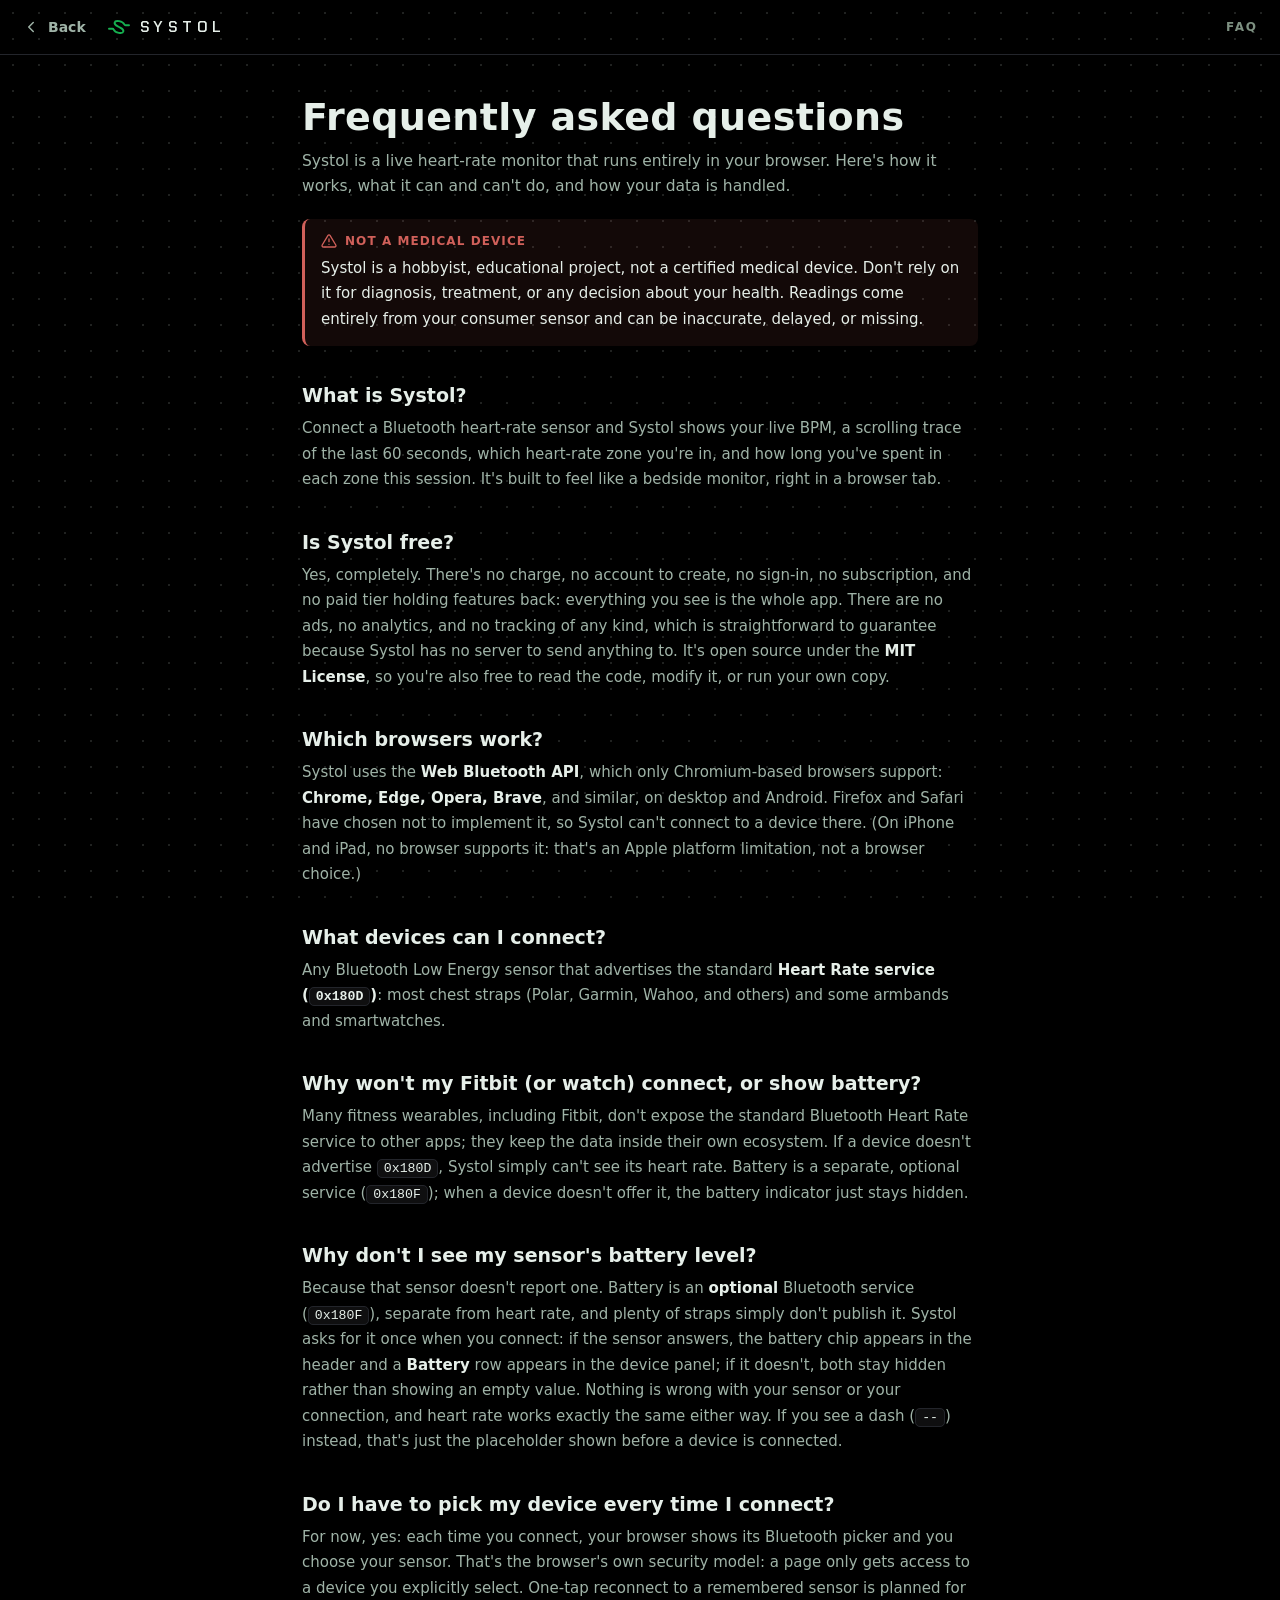
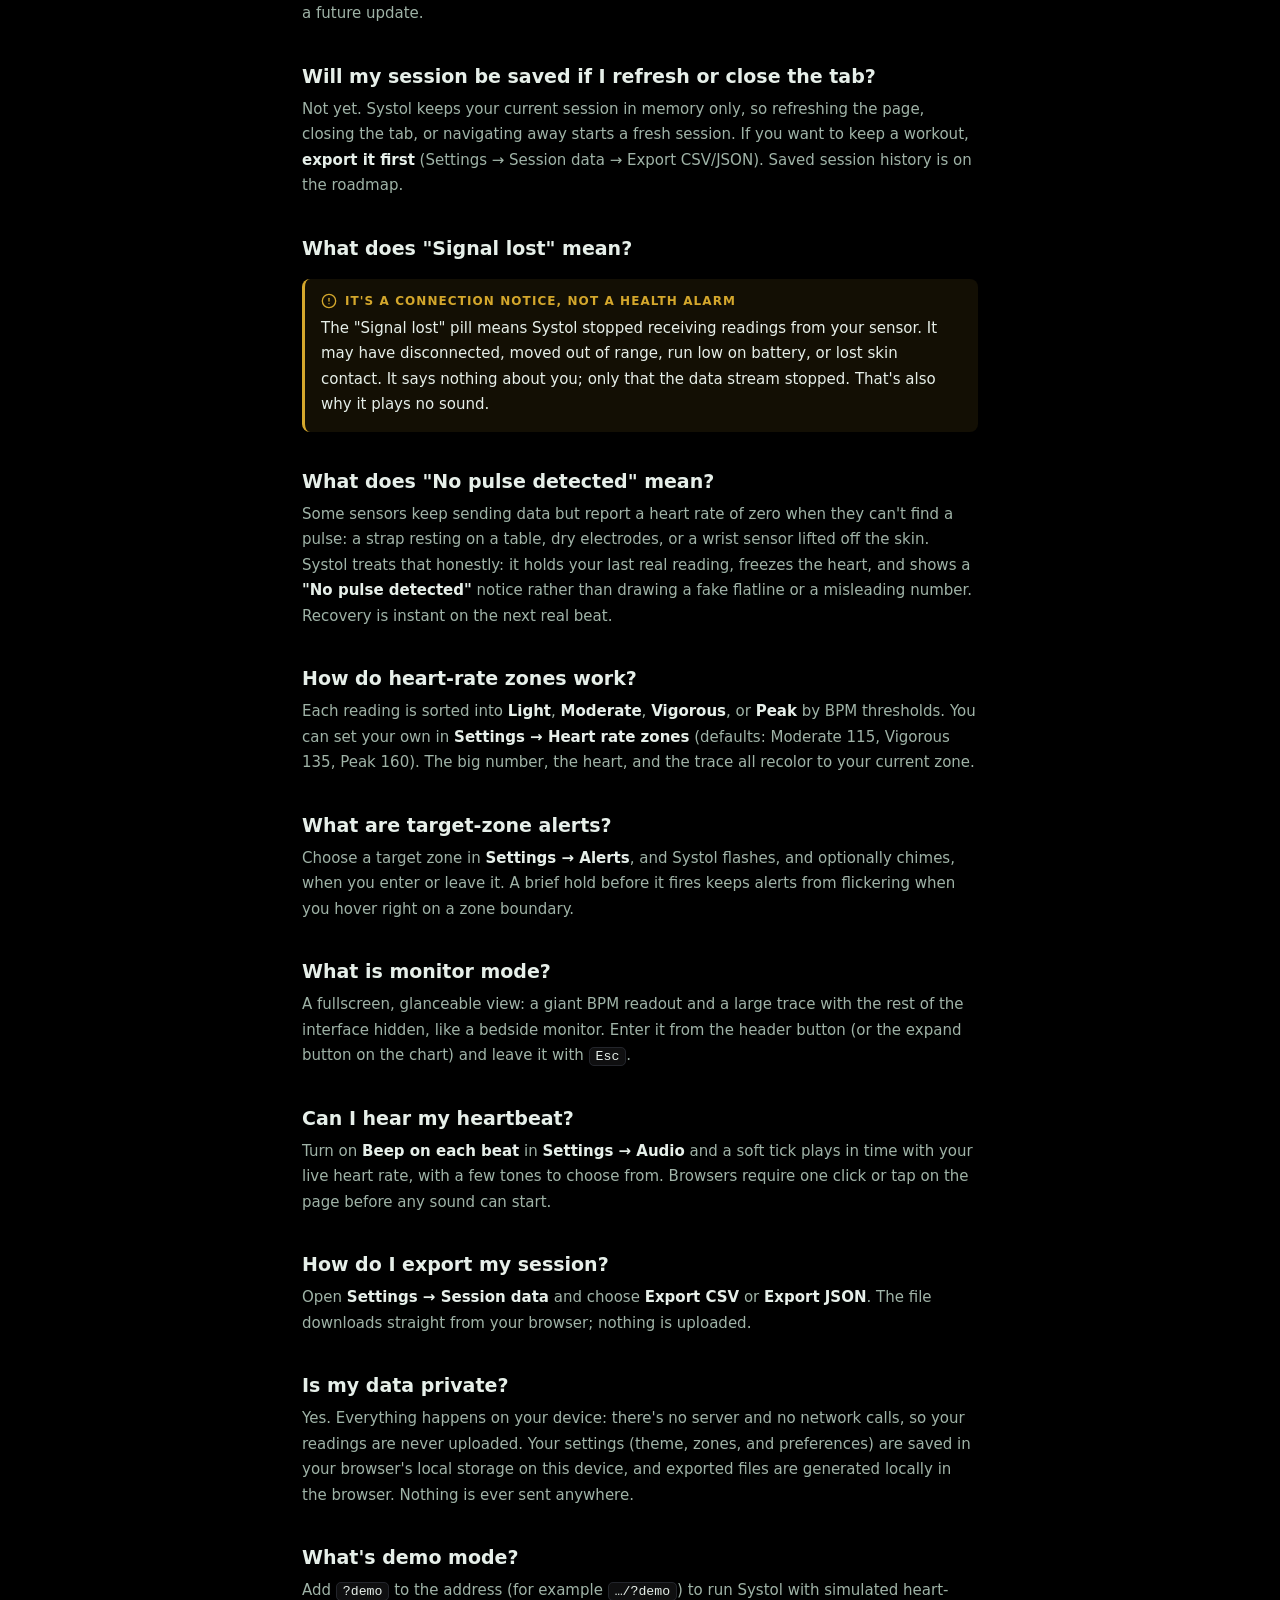
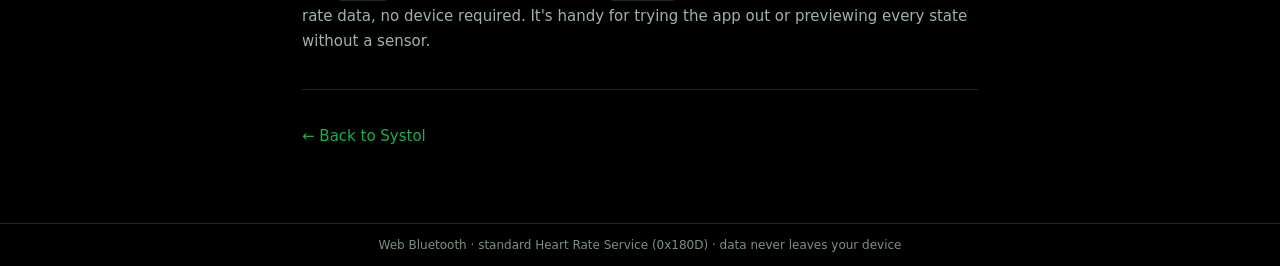
<file: faq.html>
<!DOCTYPE html>
<html lang="en">

<head>
  <meta charset="UTF-8" />
  <meta name="viewport" content="width=device-width, initial-scale=1.0" />
  <title>Systol · FAQ</title>
  <meta name="description"
    content="How Systol works, which Bluetooth sensors and browsers it supports, what &quot;signal lost&quot; means, and how your heart-rate data stays private: answers to common questions." />
  <!-- og:image / og:url deferred until branding + deploy URL exist. -->
  <meta property="og:type" content="article" />
  <meta property="og:title" content="Systol · FAQ" />
  <meta property="og:description"
    content="How Systol works, which sensors and browsers it supports, and how your heart-rate data stays private." />
  <meta name="twitter:card" content="summary" />
  <meta name="twitter:title" content="Systol · FAQ" />
  <meta name="twitter:description"
    content="How Systol works, supported devices and browsers, and how your data stays private." />
  <link rel="icon" href="assets/icons/favicon.svg" type="image/svg+xml" />
  <link rel="icon" href="assets/icons/favicon.ico" sizes="16x16 32x32 48x48" />
  <link rel="apple-touch-icon" href="assets/icons/icon-192.png" />
  <link rel="manifest" href="manifest.webmanifest" />
  <meta name="theme-color" content="#000000" />

  <link rel="stylesheet" href="style.css" />
  <!-- Restore the theme the user picked in the app (dark/light + accent), before
       first paint, so the FAQ matches and there's no flash. Mirrors app.js. -->
  <script>
    (function () {
      var t = localStorage.getItem("systol-theme") === "light" ? "light" : "dark";
      var stored = localStorage.getItem("systol-accent");
      var a = ["blue", "amber"].includes(stored) ? stored : "green";
      document.documentElement.dataset.theme = t;
      document.documentElement.dataset.accent = a;
    })();
  </script>
  <style>
    /* FAQ reading view: a clean, markdown-style article. Uses the shared theme
       tokens from style.css; only the article layout lives here. */
    .faq-top {
      border-bottom: 1px solid var(--grid);
    }

    .faq-back {
      display: inline-flex;
      align-items: center;
      gap: 8px;
      color: var(--ink-secondary);
      text-decoration: none;
      font-size: 14px;
      font-weight: 600;
    }

    .faq-back:hover {
      color: var(--ink);
    }

    .faq-back svg {
      width: 18px;
      height: 18px;
    }

    .faq-nav {
      display: flex;
      align-items: center;
      gap: 20px;
    }

    .faq-home {
      display: inline-flex;
      align-items: center;
      gap: 8px;
      text-decoration: none;
      color: var(--ink);
    }

    .faq-home-name {
      font-family: var(--wordmark);
      font-size: 15px;
      font-weight: 600;
      letter-spacing: 0.3em;
    }

    .faq-home:hover {
      opacity: 0.85;
    }

    /* Keep the FAQ header a clean row on mobile — the shared header rule in
       style.css switches to a block/centered layout meant for the app's
       corner icons, which this page doesn't use. */
    @media (max-width: 560px) {
      .faq-top {
        display: flex;
        text-align: left;
        padding: 14px 16px;
      }

      .faq-nav {
        gap: 14px;
      }
    }

    .faq-tag {
      font-size: 12px;
      font-weight: 600;
      text-transform: uppercase;
      letter-spacing: 0.16em;
      color: var(--ink-muted);
    }

    main.faq {
      width: min(720px, 100%);
      margin: 0 auto;
      padding: 40px 22px 64px;
      display: block;
    }

    .faq h1 {
      font-size: clamp(28px, 6vw, 38px);
      letter-spacing: 0.01em;
      margin-bottom: 8px;
      text-wrap: balance;
    }

    .faq .lede {
      color: var(--ink-secondary);
      font-size: 15.5px;
      line-height: 1.6;
      margin-bottom: 8px;
    }

    .faq h2 {
      font-size: 19px;
      margin: 38px 0 10px;
      scroll-margin-top: 80px;
      text-wrap: balance;
    }

    .faq p {
      color: var(--ink-secondary);
      font-size: 15px;
      line-height: 1.7;
      margin: 10px 0;
    }

    .faq a {
      color: var(--trace);
      text-decoration: none;
    }

    .faq a:hover {
      text-decoration: underline;
    }

    .faq strong {
      color: var(--ink);
      font-weight: 600;
    }

    .faq code {
      font-family: var(--mono);
      font-size: 0.88em;
      background: var(--surface);
      border: 1px solid var(--grid);
      border-radius: 5px;
      padding: 1px 6px;
      color: var(--ink);
    }

    .faq hr {
      border: none;
      border-top: 1px solid var(--grid);
      margin: 34px 0;
    }

    /* Obsidian-style callouts: a colored left rail + tinted background. */
    .callout {
      border-left: 3px solid var(--zone-moderate);
      background: color-mix(in srgb, var(--zone-moderate) 9%, transparent);
      border-radius: 8px;
      padding: 14px 16px;
      margin: 20px 0;
    }

    .callout p {
      color: var(--ink);
      margin: 0;
    }

    .callout-title {
      display: flex;
      align-items: center;
      gap: 8px;
      font-size: 12px;
      font-weight: 700;
      text-transform: uppercase;
      letter-spacing: 0.09em;
      margin-bottom: 7px;
      color: var(--zone-moderate);
    }

    .callout-title svg {
      width: 16px;
      height: 16px;
    }

    .callout.warn {
      border-left-color: var(--danger);
      background: color-mix(in srgb, var(--danger) 9%, transparent);
    }

    .callout.warn .callout-title {
      color: var(--danger);
    }
  </style>
</head>

<body>
  <header class="faq-top">
    <div class="faq-nav">
      <!-- Back → wherever the user came from (came from ?demo → return to it);
           href="index.html" is the fallback when opened cold. Script below. -->
      <a class="faq-back js-back" href="index.html">
        <svg viewBox="0 0 24 24" fill="none" stroke="currentColor" stroke-width="2" stroke-linecap="round"
          stroke-linejoin="round" aria-hidden="true">
          <path d="M15 18l-6-6 6-6" />
        </svg>
        <span>Back</span>
      </a>
      <!-- Brand → the app home, always. -->
      <a class="faq-home" href="index.html" aria-label="Systol home">
        <svg class="brand-mark" viewBox="0 0 48 48" width="26" height="26" aria-hidden="true">
          <path
            d="M42.49 20.83L36.24 20.83C35.28 20.83 34.17 20.11 33.79 19.23C31.19 13.26 17.1 10.27 15.91 15.9C14.96 20.36 20.92 22.12 24 24C27.08 25.88 33.04 27.64 32.09 32.1C30.9 37.73 16.81 34.74 14.21 28.77C13.83 27.89 12.72 27.17 11.76 27.17L5.51 27.17"
            fill="none" stroke="currentColor" stroke-width="3.5" stroke-linecap="round" stroke-linejoin="round" />
        </svg>
        <span class="faq-home-name">SYSTOL</span>
      </a>
    </div>
    <span class="faq-tag">FAQ</span>
  </header>

  <main class="faq">
    <h1>Frequently asked questions</h1>
    <p class="lede">Systol is a live heart-rate monitor that runs entirely in your browser. Here's how it works, what it
      can and can't do, and how your data is handled.</p>

    <div class="callout warn">
      <div class="callout-title">
        <svg viewBox="0 0 24 24" fill="none" stroke="currentColor" stroke-width="2" stroke-linecap="round"
          stroke-linejoin="round" aria-hidden="true">
          <path d="M10.29 3.86 1.82 18a2 2 0 0 0 1.71 3h16.94a2 2 0 0 0 1.71-3L13.71 3.86a2 2 0 0 0-3.42 0z" />
          <line x1="12" y1="9" x2="12" y2="13" />
          <line x1="12" y1="17" x2="12.01" y2="17" />
        </svg>
        Not a medical device
      </div>
      <p>Systol is a hobbyist, educational project, not a certified medical device. Don't rely on it for diagnosis,
        treatment, or any decision about your health. Readings come entirely from your consumer sensor and can be
        inaccurate, delayed, or missing.</p>
    </div>

    <h2>What is Systol?</h2>
    <p>Connect a Bluetooth heart-rate sensor and Systol shows your live BPM, a scrolling trace of the last 60 seconds,
      which heart-rate zone you're in, and how long you've spent in each zone this session. It's built to feel like a
      bedside monitor, right in a browser tab.</p>

    <h2>Is Systol free?</h2>
    <p>Yes, completely. There's no charge, no account to create, no sign-in, no subscription, and no paid tier holding
      features back: everything you see is the whole app. There are no ads, no analytics, and no tracking of any kind,
      which is straightforward to guarantee because Systol has no server to send anything to. It's open source under the
      <strong>MIT License</strong>, so you're also free to read the code, modify it, or run your own copy.</p>

    <h2>Which browsers work?</h2>
    <p>Systol uses the <strong>Web Bluetooth API</strong>, which only Chromium-based browsers support: <strong>Chrome,
        Edge, Opera, Brave</strong>, and similar, on desktop and Android. Firefox and Safari have chosen not to
      implement it, so Systol can't connect to a device there. (On iPhone and iPad, no browser supports it: that's an
      Apple platform limitation, not a browser choice.)</p>

    <h2>What devices can I connect?</h2>
    <p>Any Bluetooth Low Energy sensor that advertises the standard <strong>Heart Rate service
        (<code>0x180D</code>)</strong>: most chest straps (Polar, Garmin, Wahoo, and others) and some armbands and
      smartwatches.</p>

    <h2>Why won't my Fitbit (or watch) connect, or show battery?</h2>
    <p>Many fitness wearables, including Fitbit, don't expose the standard Bluetooth Heart Rate service to other apps;
      they keep the data inside their own ecosystem. If a device doesn't advertise <code>0x180D</code>, Systol simply
      can't see its heart rate. Battery is a separate, optional service (<code>0x180F</code>); when a device doesn't
      offer it, the battery indicator just stays hidden.</p>

    <h2>Why don't I see my sensor's battery level?</h2>
    <p>Because that sensor doesn't report one. Battery is an <strong>optional</strong> Bluetooth service
      (<code>0x180F</code>), separate from heart rate, and plenty of straps simply don't publish it. Systol asks for it
      once when you connect: if the sensor answers, the battery chip appears in the header and a <strong>Battery</strong>
      row appears in the device panel; if it doesn't, both stay hidden rather than showing an empty value. Nothing is
      wrong with your sensor or your connection, and heart rate works exactly the same either way. If you see a dash
      (<code>--</code>) instead, that's just the placeholder shown before a device is connected.</p>

    <h2>Do I have to pick my device every time I connect?</h2>
    <p>For now, yes: each time you connect, your browser shows its Bluetooth picker and you choose your sensor. That's
      the browser's own security model: a page only gets access to a device you explicitly select. One-tap reconnect to
      a remembered sensor is planned for a future update.</p>

    <h2>Will my session be saved if I refresh or close the tab?</h2>
    <p>Not yet. Systol keeps your current session in memory only, so refreshing the page, closing the tab, or navigating
      away starts a fresh session. If you want to keep a workout, <strong>export it first</strong> (Settings → Session
      data → Export CSV/JSON). Saved session history is on the roadmap.</p>

    <h2>What does "Signal lost" mean?</h2>
    <div class="callout">
      <div class="callout-title">
        <svg viewBox="0 0 24 24" fill="none" stroke="currentColor" stroke-width="2" stroke-linecap="round"
          stroke-linejoin="round" aria-hidden="true">
          <circle cx="12" cy="12" r="10" />
          <line x1="12" y1="8" x2="12" y2="12" />
          <line x1="12" y1="16" x2="12.01" y2="16" />
        </svg>
        It's a connection notice, not a health alarm
      </div>
      <p>The "Signal lost" pill means Systol stopped receiving readings from your sensor. It may have disconnected, moved
        out of range, run low on battery, or lost skin contact. It says nothing about you; only that the data stream
        stopped. That's also why it plays no sound.</p>
    </div>

    <h2>What does "No pulse detected" mean?</h2>
    <p>Some sensors keep sending data but report a heart rate of zero when they can't find a pulse: a strap resting on a
      table, dry electrodes, or a wrist sensor lifted off the skin. Systol treats that honestly: it holds your last real
      reading, freezes the heart, and shows a <strong>"No pulse detected"</strong> notice rather than drawing a fake
      flatline or a misleading number. Recovery is instant on the next real beat.</p>

    <h2>How do heart-rate zones work?</h2>
    <p>Each reading is sorted into <strong>Light</strong>, <strong>Moderate</strong>, <strong>Vigorous</strong>, or
      <strong>Peak</strong> by BPM thresholds. You can set your own in <strong>Settings → Heart rate zones</strong>
      (defaults: Moderate 115, Vigorous 135, Peak 160). The big number, the heart, and the trace all recolor to your
      current zone.
    </p>

    <h2>What are target-zone alerts?</h2>
    <p>Choose a target zone in <strong>Settings → Alerts</strong>, and Systol flashes, and optionally chimes, when you
      enter or leave it. A brief hold before it fires keeps alerts from flickering when you hover right on a zone
      boundary.</p>

    <h2>What is monitor mode?</h2>
    <p>A fullscreen, glanceable view: a giant BPM readout and a large trace with the rest of the interface hidden, like
      a bedside monitor. Enter it from the header button (or the expand button on the chart) and leave it with
      <code>Esc</code>.
    </p>

    <h2>Can I hear my heartbeat?</h2>
    <p>Turn on <strong>Beep on each beat</strong> in <strong>Settings → Audio</strong> and a soft tick plays in time
      with your live heart rate, with a few tones to choose from. Browsers require one click or tap on the page before
      any sound can start.</p>

    <h2>How do I export my session?</h2>
    <p>Open <strong>Settings → Session data</strong> and choose <strong>Export CSV</strong> or <strong>Export
        JSON</strong>. The file downloads straight from your browser; nothing is uploaded.</p>

    <h2>Is my data private?</h2>
    <p>Yes. Everything happens on your device: there's no server and no network calls, so your readings are never
      uploaded. Your settings (theme, zones, and preferences) are saved in your browser's local storage on this device,
      and exported files are generated locally in the browser. Nothing is ever sent anywhere.</p>

    <h2>What's demo mode?</h2>
    <p>Add <code>?demo</code> to the address (for example <code>&hellip;/?demo</code>) to run Systol with simulated
      heart-rate data, no device required. It's handy for trying the app out or previewing every state without a sensor.
    </p>

    <hr />
    <p><a href="index.html" class="js-back">← Back to Systol</a></p>
  </main>

  <footer>
    <div class="footer-base">
      Web Bluetooth · standard Heart Rate Service (0x180D) · data never leaves your device
    </div>
  </footer>

  <script>
    // Back links return the user to where they came from WITHIN the site
    // (came from ?demo → back to ?demo; a future "report issue" page → back to
    // it), falling back to home (the href) when the FAQ is opened cold, in a
    // new tab, or from another site.
    document.querySelectorAll(".js-back").forEach(function (el) {
      el.addEventListener("click", function (e) {
        if (document.referrer && new URL(document.referrer).origin === location.origin) {
          e.preventDefault();
          history.back();
        }
      });
    });
  </script>
  <!-- Info-focused page: the dot grid only, dimmed, so the FAQ still reads as
       the same site without animated traces competing with the copy. -->
  <script src="systol-bgfx.js" data-brightness="70" data-wall="off" defer></script>
</body>

</html>
</file>
<file: style.css>
/* Systol — hospital-monitor theme. Trace green #16b050 validated against
   surface #101512 (lightness band, chroma, contrast) — see README.

   Organized by CONTAINER, mirroring index.html:
     1. design tokens & themes
     2. base & shared controls
     3. header            (brand, battery chip, status pill, buttons)
     4. main / dashboard  (flipbook pages, gutter TOC, hero, chart,
                           time-in-zones, readings table, intro pages)
     5. dialogs           (shared shell, settings, device)
     6. footer
     7. overlays          (signal banner, audio hint, monitor controls)
     8. monitor mode
   Each container's mobile rules live at the END of its own section. */

/* ── Wordmark face — Chakra Petch SemiBold, subset to S/Y/T/O/L ──────────
   Inlined as a data URI: no CDN request, no build step, no FOUT, and the
   brand renders identically on Windows/Android where a system stack would
   resolve to a different face. 1116 bytes. Used only by the wordmark. */
@font-face {
  font-family: "Systol Wordmark";
  src: url([data-uri]) format("woff2");
  font-weight: 600;
  font-style: normal;
  font-display: block;
}

/* ==================================================================
   1. DESIGN TOKENS & THEMES
   ================================================================== */

:root {
  --bg: #000000;                                             /* homepage: pure black */
  --surface: #0f0f10;                                        /* cards: near-neutral */
  --panel: color-mix(in srgb, #050507 87%, var(--trace));    /* modals: near-black, faint accent */
  --grid: #23252b;
  --grid-strong: #333640;
  --trace: #16b050;
  --ink: #e6efe9;
  --ink-secondary: #9fb3a7;
  --ink-muted: #7d9081;   /* WCAG AA ≥4.5:1 on bg/surface/panel even at 11–12px labels (10.6.5) */
  --danger: #d0605a;
  --hover-tint: rgba(255, 255, 255, 0.05); /* subtle raised-tile on hover; themed so it shows in light mode too (10.7.3) */
  --zone-light: #16b050;
  --zone-moderate: #d4a72c;
  --zone-vigorous: #e0813d;
  --zone-peak: #e05a52;
  --mono: ui-monospace, "SF Mono", SFMono-Regular, Menlo, Consolas, monospace;
  --wordmark: "Systol Wordmark", system-ui, sans-serif; /* brand only — see @font-face below */
  --header-h: 67px; /* pre-JS fallback — app.js §2 syncs this to the real header height */
  --footer-thin-h: 46px; /* footer's thin row; JS corrects it from the live layout */
}

/* Accent presets (dark mode) — only the primary accent changes; the zone
   colors stay semantic. */
:root[data-accent="blue"]  { --trace: #3a95e0; }
:root[data-accent="amber"] { --trace: #d9a520; }

/* Light mode palette (validated for ≥3:1 contrast on the light surface). */
:root[data-theme="light"] {
  --bg: #ffffff;                                             /* homepage: pure white */
  --surface: #f6f7f8;                                        /* cards: near-neutral */
  --panel: color-mix(in srgb, #ffffff 90%, var(--trace));    /* modals: accent-tinted */
  --grid: #e6e8ea;
  --grid-strong: #d0d3d6;
  --ink: #16211b;
  --ink-secondary: #4c5b53;
  --ink-muted: #5b6860;   /* WCAG AA ≥4.5:1 on bg/surface/panel even at 11–12px labels (10.6.5) */
  --danger: #c23c34;
  --hover-tint: rgba(0, 0, 0, 0.05); /* dark tile on light surfaces (10.7.3) */
  --zone-light: #128c42;
  --zone-moderate: #a67c0a;
  --zone-vigorous: #bd5717;
  --zone-peak: #cc3a30;
  --trace: #0e8a3c;
}
:root[data-theme="light"][data-accent="blue"]  { --trace: #1f74c0; }
:root[data-theme="light"][data-accent="amber"] { --trace: #9a6b08; }

/* ==================================================================
   BREAKPOINT GATES — canonical reference (keep every use in sync)
   ------------------------------------------------------------------
   CSS media queries can't read a custom property, so these numbers are
   repeated across this file AND one matchMedia in app.js §4. This block is
   the single source of TRUTH; when a gate changes, grep its token and
   update every site. Paired gates are COMPLEMENTS (≤560 / ≥561, <620 /
   ≥620) so no width/height ever lands in two layouts at once — that overlap
   was bug 10.1.1.

     560 / 561  — mobile ↔ desktop-flipbook boundary; 560 IS mobile.
                   mobile:     @media (max-width: 560px)          [style.css]
                   flipbook:   (min-width: 561px) and (min-height: 620px)
                   snap OFF:   (max-width: 560px)                 [app.js §4]
                   isMobile:   (max-width: 560px)                 [app.js §6]
     620 / 619  — min viewport HEIGHT for the flipbook.
                   on:  … and (min-height: 620px)   off: (max-height: 619px)
                   snap OFF also keys (max-height: 619px)         [app.js §4]
     1279/1280  — gutter TOC appears (needs side room):
                   hidden:     @media (max-width: 1279px)
     1460       — readings table docks in the right gutter:
                   docked:     @media (min-width: 1460px)  [+ app.js §3 matchMedia]
     380        — very narrow: connect button shrinks to its icon.
   Grep: 560px · 561px · 619px · 620px · 1279px · 1460px · 380px
   (prefers-reduced-motion and display-mode:standalone are feature queries,
    not numeric gates — no drift risk, not listed above.)
   ================================================================== */

/* ==================================================================
   2. BASE & SHARED CONTROLS
   ================================================================== */

* { box-sizing: border-box; margin: 0; padding: 0; }

/* App-like touch behavior: on touch-primary devices (Android/iOS — where
   press-and-hold means "select text"), on-screen text is not selectable,
   like a native app. Inputs keep selection — editing requires it. Desktop
   pointers are unaffected. -webkit-touch-callout kills iOS's long-press
   preview bubble on links. */
/* Native-app parity ONLY when actually running as an app (installed
   PWA / TWA / WebView — display-mode: standalone), never on the web —
   browsers, mobile included, keep normal selection and zoom:
     · no pinch zoom (boot JS also tightens the viewport meta, app.js §10)
     · press-and-hold selects no text, like a native app — inputs excepted,
       editing requires selection; -webkit-touch-callout kills iOS's
       long-press link preview. */
@media (display-mode: standalone) {
  html { touch-action: pan-x pan-y; } /* scroll yes, pinch-zoom no */
  body {
    -webkit-user-select: none;
    user-select: none;
    -webkit-touch-callout: none;
  }
  input, textarea {
    -webkit-user-select: text;
    user-select: text;
  }
}

body {
  background: var(--bg);
  color: var(--ink);
  font-family: system-ui, -apple-system, "Segoe UI", sans-serif;
  min-height: 100vh;
  display: flex;
  flex-direction: column;
}

button { cursor: pointer; font: 600 13px/1 inherit; }
button:disabled { opacity: 0.4; cursor: default; }

/* Visually hidden, but present for screen readers (e.g. the zone-change
   announcer). Standard clip-rect technique — off-layout, never focusable. */
.sr-only {
  position: absolute;
  width: 1px;
  height: 1px;
  padding: 0;
  margin: -1px;
  overflow: hidden;
  clip: rect(0, 0, 0, 0);
  white-space: nowrap;
  border: 0;
}

/* Square icon button (header, monitor controls, settings mode toggle). */
.icon-btn {
  display: flex;
  align-items: center;
  justify-content: center;
  background: var(--bg);
  border: 1px solid var(--grid-strong);
  border-radius: 8px;
  color: var(--ink-secondary);
  padding: 8px; /* symmetric — 20px icon inside → 38px square button */
}
.icon-btn:hover { background: var(--hover-tint); color: var(--ink); }

/* Small borderless icon button (zone bar's quick clear). */
.icon-btn-sm {
  display: flex;
  background: none;
  border: none;
  color: var(--ink-muted);
  cursor: pointer;
  padding: 4px;
  border-radius: 6px;
}
.icon-btn-sm:hover:not(:disabled) { color: var(--trace); background: var(--hover-tint); }
.icon-btn-sm:disabled { opacity: 0.3; cursor: default; }

/* Primary connect button (header + device dialog). */
.btn-connect {
  display: inline-flex;
  align-items: center;
  gap: 8px;
  background: var(--trace);
  color: #04170b;
  border: 1px solid var(--trace);
  border-radius: 8px; /* unified with icon buttons — was a stray 7px (10.7.2) */
  padding: 9px 15px;
  transition: background 0.15s, border-color 0.15s, box-shadow 0.15s;
}
.btn-connect:hover { box-shadow: 0 0 0 3px color-mix(in srgb, var(--trace) 22%, transparent); }
.btn-connect .btn-ico { width: 15px; height: 15px; }
/* Connected → the button's job is now "Disconnect": go quiet red-outline. */
.btn-connect.connected {
  background: transparent;
  color: var(--danger);
  border-color: var(--danger);
}
.btn-connect.connected:hover { box-shadow: 0 0 0 3px color-mix(in srgb, var(--danger) 18%, transparent); }

/* Outline / ghost / danger button family (dialogs). */
.btn-outline {
  background: transparent;
  border: 1px solid var(--grid-strong);
  border-radius: 8px; /* unified with icon buttons — was a stray 7px (10.7.2) */
  color: var(--ink);
  font: 600 13px/1 inherit;
  padding: 9px 14px;
  cursor: pointer;
}
.btn-outline:hover:not(:disabled) { color: var(--trace); border-color: var(--trace); }
.btn-outline:disabled { opacity: 0.4; cursor: default; }

.btn-ghost {
  flex: none;
  background: none;
  border: 1px solid var(--grid-strong);
  border-radius: 6px;
  color: var(--ink-secondary);
  font: 600 13px/1 inherit;
  padding: 8px 12px;
  cursor: pointer;
}
.btn-ghost:hover { color: var(--ink); }

.btn-danger {
  flex: none;
  background: var(--danger);
  border: 1px solid var(--danger);
  border-radius: 6px;
  color: #fff;
  font: 600 13px/1 inherit;
  padding: 8px 14px;
  cursor: pointer;
}
.btn-danger:disabled { opacity: 0.4; cursor: default; }

.btn-danger-outline {
  flex: none;
  background: transparent;
  border: 1px solid var(--danger);
  border-radius: 8px; /* unified with icon buttons — was a stray 7px (10.7.2) */
  color: var(--danger);
  font: 600 13px/1 inherit;
  padding: 9px 16px;
  cursor: pointer;
}
.btn-danger-outline:hover:not(:disabled) { background: rgba(208, 96, 90, 0.1); }
.btn-danger-outline:disabled { opacity: 0.35; cursor: default; border-color: var(--grid-strong); color: var(--ink-muted); }

/* Quiet uppercase text button (settings "Reset"). */
.link-btn {
  background: transparent;
  border: none;
  color: var(--ink-muted);
  font: 600 11px/1 inherit;
  text-transform: uppercase;
  letter-spacing: 0.08em;
  cursor: pointer;
  padding: 2px 4px;
}
.link-btn:hover { color: var(--trace); }

/* ==================================================================
   3. HEADER — brand · battery chip · status pill · header buttons
   ================================================================== */

header {
  position: sticky;
  top: 0;
  z-index: 20;
  display: flex;
  justify-content: space-between;
  align-items: center;
  padding: 14px 22px;
  border-bottom: 1px solid transparent; /* flush by default */
  background: var(--bg);
  transition: border-color 0.2s ease;
}
header.scrolled { border-bottom-color: var(--grid); } /* hairline seam appears on scroll */


.brand { display: flex; align-items: center; gap: 10px; text-decoration: none; color: inherit; cursor: pointer; }
.brand:focus-visible { outline: 2px solid var(--trace); outline-offset: 4px; border-radius: 6px; }
.brand h1 {
  font-family: var(--wordmark);
  font-size: 17px;
  letter-spacing: 0.30em; /* tuned for Chakra Petch; 0.35em suited the old face */
  font-weight: 600;
}
/* The mark's ink fills only ~51% of its 48x48 canvas, so 28px renders about
   14px tall — deliberately larger than the 11px cap-height beside it. Inherits
   --trace, so it follows the accent setting like everything else. */
.brand-mark {
  display: block;
  color: var(--trace);
  flex: none;
}

.controls { display: flex; align-items: center; gap: 14px; }

/* Live BPM in the header (desktop only) — hidden until the hero BPM scrolls off
   (JS adds .show). Collapses its own width when hidden so it leaves no gap;
   revealing expands + fades it in, pushing nothing on the right (the group is
   right-anchored). The mini heart is zone-colored and beats at the real tempo. */
.header-bpm {
  display: flex;
  align-items: center;
  gap: 6px;
  font-family: var(--mono);
  font-size: 15px;
  font-weight: 600;
  font-variant-numeric: tabular-nums;
  color: var(--ink);
  max-width: 0;
  opacity: 0;
  overflow: hidden;
  transform: translateX(-4px);
  transition: max-width 0.35s ease, opacity 0.28s ease, transform 0.35s ease;
  pointer-events: none;
  white-space: nowrap;
}
.header-bpm.show { max-width: 6em; opacity: 1; transform: none; }
.header-bpm .header-heart { width: 15px; height: 15px; display: inline-flex; flex: none; color: var(--trace); }
.header-bpm .header-heart svg { width: 100%; height: 100%; }
.header-bpm .header-heart.beating { animation: heartbeat var(--beat-dur, 1s) ease-in-out infinite; }
/* zone drives the heart color only (the number stays neutral for legibility) */
.header-bpm[data-zone="light"]    .header-heart { color: var(--zone-light); }
.header-bpm[data-zone="moderate"] .header-heart { color: var(--zone-moderate); }
.header-bpm[data-zone="vigorous"] .header-heart { color: var(--zone-vigorous); }
.header-bpm[data-zone="peak"]     .header-heart { color: var(--zone-peak); }

/* Battery chip — shown only when the connected device reports a level. */
.battery-chip {
  display: flex;
  align-items: center;
  gap: 3px;
  font-size: 13px;
  font-variant-numeric: tabular-nums;
  color: var(--ink-secondary);
}
.battery-chip[hidden] { display: none; }
.battery-chip.low { color: var(--danger); }

/* Status pill with an analog-style LED: a colored core plus a soft radial
   halo (box-shadow glow) whose color is driven by the data-state. */
/* Styled like the icon buttons so the header controls read as one set. */
.status {
  display: flex;
  align-items: center;
  gap: 8px;
  font-size: 13px;
  color: var(--ink-secondary);
  cursor: pointer;
  background: var(--bg);
  border: 1px solid var(--grid-strong);
  border-radius: 8px;
  padding: 10px 12px; /* ~38px tall, matching the icon buttons */
}
.status:hover { background: var(--hover-tint); }
.status:focus-visible { outline: 2px solid var(--trace); outline-offset: 1px; }
.status-text { font-variant-numeric: tabular-nums; }
.led {
  --led: var(--ink-muted);
  width: 9px;
  height: 9px;
  border-radius: 50%;
  background: var(--led);
  box-shadow: 0 0 6px 1px var(--led), inset 0 0 2px rgba(255, 255, 255, 0.5);
  flex: none;
}
.status[data-state="idle"] .led { --led: var(--ink-muted); }
.status[data-state="error"] .led { --led: var(--danger); }
.status[data-state="connecting"] .led { --led: var(--zone-moderate); animation: led-blink 0.9s steps(1) infinite; }
.status[data-state="live"] { color: var(--trace); }
.status[data-state="live"] .led { --led: var(--trace); animation: led-throb 1.6s ease-in-out infinite; }

@keyframes led-throb {
  0%, 100% { box-shadow: 0 0 5px 1px var(--led), inset 0 0 2px rgba(255,255,255,0.5); }
  50%      { box-shadow: 0 0 11px 3px var(--led), inset 0 0 2px rgba(255,255,255,0.6); }
}
@keyframes led-blink {
  0%, 49%   { opacity: 1; }
  50%, 100% { opacity: 0.25; }
}

/* Device (Bluetooth) button — mobile only; its color reflects connection. */
.device-btn { display: none; }
.device-btn[data-state="live"] { color: var(--trace); border-color: var(--trace); }
.device-btn[data-state="connecting"] { color: var(--zone-moderate); border-color: var(--zone-moderate); }
.device-btn[data-state="error"] { color: var(--danger); border-color: var(--danger); }

/* --- header · mobile ---
   No header bar: "PULSE" scrolls with the page as body content, while the
   Bluetooth and Settings icons stay pinned in the top corners. */
@media (max-width: 560px) {
  header {
    position: static;
    display: block;
    padding: 20px 16px 0;
    border-bottom: none;
    background: none;
    text-align: center;
  }
  .brand { justify-content: center; }
  .brand h1 { font-size: 15px; letter-spacing: 0.3em; }
  .controls { display: contents; }
  .status, #monitorBtn, #connectBtn { display: none; }
  .device-btn, #settingsBtn {
    position: fixed;
    top: 12px;
    z-index: 40;
    background: var(--bg);
  }
  .device-btn { display: flex; left: 12px; }
  #settingsBtn { right: 12px; }
  .battery-chip { position: fixed; top: 12px; left: 58px; height: 38px; z-index: 40; }
}

@media (max-width: 380px) {
  /* very narrow: shrink the connect button to its icon */
  #connectLabel { display: none; }
  .btn-connect { padding: 9px 11px; }
}

/* ==================================================================
   4. MAIN / DASHBOARD — flipbook pages · gutter TOC · hero · chart ·
      time-in-zones · readings table · scroll hints · intro pages
   ================================================================== */

main {
  flex: 1;
  width: min(960px, 100%);
  margin: 0 auto;
  padding: 22px;
  display: flex;
  flex-direction: column;
  gap: 18px;
}

/* Unsupported-browser banner. */
.banner {
  background: rgba(208, 96, 90, 0.12);
  border: 1px solid var(--danger);
  border-radius: 8px;
  padding: 12px 16px;
  font-size: 14px;
  color: var(--ink);
}

/* Accent-colored so the way out of the banner is the one thing that draws
   the eye inside it. */
.banner a {
  color: var(--trace);
  font-weight: 600;
  text-decoration: underline;
  text-underline-offset: 2px;
}

.banner a:hover { filter: brightness(1.15); }

.banner a:focus-visible {
  outline: 2px solid var(--trace);
  outline-offset: 2px;
  border-radius: 4px;
}

/* Demo variant — accent instead of the danger tint, because demo is a mode the
   user chose, not a fault. Rendered only in demo mode (body[data-demo]), and
   never in monitor mode, which hides every other piece of chrome too. */
.banner-demo { display: none; }

body[data-demo] .banner-demo {
  display: flex;
  align-items: center;
  gap: 10px;
  background: color-mix(in srgb, var(--trace) 11%, transparent);
  border-color: color-mix(in srgb, var(--trace) 55%, transparent);
}

body.monitor .banner-demo { display: none; }

.banner-dot {
  width: 7px;
  height: 7px;
  border-radius: 999px;
  background: var(--trace);
  flex: none;
  /* Slow pulse: alive, but far calmer than the status LED — a standing
     notice, not an event. */
  animation: banner-dot-pulse 2.4s ease-in-out infinite;
}

@keyframes banner-dot-pulse {
  0%, 100% { opacity: 1; }
  50%      { opacity: 0.35; }
}

@media (prefers-reduced-motion: reduce) {
  .banner-dot { animation: none; }
}

/* --- main · flipbook pages ---
   Each .page is one full-viewport "page" of the vertical flipbook, minus
   the sticky header that stays overlaid on all of them. Page 1 is the
   dashboard; the intro pages follow. min-height (not height) so a page
   whose content outgrows the viewport just gets taller. Snapping is a
   separate concern (app.js) — these are plain sections until it lands. */
.page {
  position: relative; /* anchors each page's scroll hint at its bottom edge */
  min-height: calc(100dvh - var(--header-h));
  scroll-margin-top: var(--header-h); /* anchor jumps land BELOW the sticky header */
}

/* The LAST page is one footer-thin-row shorter, so at its rest the footer's
   first line shows at the fold and the rest of the footer sits just below,
   revealed by scrolling (app.js §4 treats it as a mini page). Only where
   the flipbook is on — elsewhere pages stay natural/full height. 22px is
   main's bottom padding, sitting between the page and the footer. */
@media (min-width: 561px) and (min-height: 620px) {
  main > .page:last-of-type {
    min-height: calc(100dvh - var(--header-h) - var(--footer-thin-h) - 22px);
  }
}

/* TOC clicks (and any anchor navigation) glide — unless the OS asks for
   reduced motion, in which case they jump instantly. */
@media (prefers-reduced-motion: no-preference) {
  html { scroll-behavior: smooth; }
}

/* --- main · left-gutter TOC ---
   Fixed page navigation beside the content column: JS (app.js §4) aligns
   its top with the hero and its right edge with the column's left edge.
   Hidden when there's no gutter to sit in, and in monitor mode (§8). */
.toc {
  position: fixed;
  left: 18px;   /* placeholder — JS positions both axes */
  top: 89px;
  z-index: 10;
  display: flex;
  flex-direction: column;
}
.toc-title {
  font-size: 10px;
  font-weight: 600;
  text-transform: uppercase;
  letter-spacing: 0.18em;
  color: var(--ink-muted);
  margin: 0 0 8px 12px;
}
.toc a {
  color: var(--ink-muted);
  text-decoration: none;
  font-size: 12px;
  font-weight: 600;
  padding: 7px 12px;
  border-left: 2px solid var(--grid-strong);
  transition: color 0.2s, border-color 0.2s;
}
.toc a:hover { color: var(--ink); }
.toc a.active { color: var(--trace); border-left-color: var(--trace); }
.toc a:focus-visible { outline: 2px solid var(--trace); outline-offset: 2px; border-radius: 4px; } /* keyboard ring, matching brand/hint/back-to-top (10.6.4) */
@media (max-width: 1279px) { .toc { display: none; } }

/* Dashboard container: hero + dash-body. dash-body groups the chart,
   zone bar, and readings table as one re-anchorable unit. */
.dashboard { display: flex; flex-direction: column; gap: 18px; }
/* dash-body is also the positioning anchor for the gutter-docked table. */
.dash-body { position: relative; display: flex; flex-direction: column; gap: 18px; }

/* --- dashboard · hero (big BPM, heart, zone label, side stats) --- */
.hero {
  display: flex;
  align-items: flex-end;
  justify-content: space-between;
  gap: 20px;
  flex-wrap: wrap;
}

/* Bottom-align the BPM/zone stack to the big number so the zone label sits
   flush with the number's base and "BPM" rides up. */
.bpm-block { display: flex; align-items: flex-end; gap: 12px; }
.bpm-side { display: flex; flex-direction: column; gap: 6px; padding-bottom: 12px; }

/* Zone coloring: the block's data-zone attribute drives number, heart, label */
.bpm-block[data-zone="light"] .bpm-value,
.bpm-block[data-zone="light"] .heart,
.bpm-block[data-zone="light"] .zone-label,
.bpm-block[data-zone="light"] .target-badge { color: var(--zone-light); }
.bpm-block[data-zone="moderate"] .bpm-value,
.bpm-block[data-zone="moderate"] .heart,
.bpm-block[data-zone="moderate"] .zone-label,
.bpm-block[data-zone="moderate"] .target-badge { color: var(--zone-moderate); }
.bpm-block[data-zone="vigorous"] .bpm-value,
.bpm-block[data-zone="vigorous"] .heart,
.bpm-block[data-zone="vigorous"] .zone-label,
.bpm-block[data-zone="vigorous"] .target-badge { color: var(--zone-vigorous); }
.bpm-block[data-zone="peak"] .bpm-value,
.bpm-block[data-zone="peak"] .heart,
.bpm-block[data-zone="peak"] .zone-label,
.bpm-block[data-zone="peak"] .target-badge { color: var(--zone-peak); }

.zone-label {
  font-size: 13px;
  font-weight: 600;
  text-transform: uppercase;
  letter-spacing: 0.18em;
}

.target-badge {
  font-size: 11px;
  font-weight: 700;
  letter-spacing: 0.14em;
  text-transform: uppercase;
}
.target-badge[hidden] { display: none; }

/* Transition flash: green glow entering the target zone, red leaving it. */
.bpm-block.alert-enter { animation: alert-flash-in 0.8s ease-out; }
.bpm-block.alert-leave { animation: alert-flash-out 0.8s ease-out; }
@keyframes alert-flash-in {
  0% { filter: drop-shadow(0 0 0 transparent); }
  25% { filter: drop-shadow(0 0 16px var(--trace)); }
  100% { filter: drop-shadow(0 0 0 transparent); }
}
@keyframes alert-flash-out {
  0% { filter: drop-shadow(0 0 0 transparent); }
  25% { filter: drop-shadow(0 0 16px var(--danger)); }
  100% { filter: drop-shadow(0 0 0 transparent); }
}

.bpm-value {
  font-family: var(--mono);
  font-size: clamp(64px, 14vw, 118px);
  font-weight: 700;
  color: var(--trace);
  line-height: 1;
  font-variant-numeric: tabular-nums;
}

.bpm-value.empty { color: var(--ink-muted); font-weight: 200; }

.bpm-unit {
  font-size: 18px;
  color: var(--ink-secondary);
  letter-spacing: 0.15em;
}

/* Outer wrapper carries the BPM-driven SIZE; inner heart carries the BEAT.
   Nesting composes the two transforms so they never conflict. */
.heart-size {
  display: inline-block;
  vertical-align: -4px;
  transform: scale(var(--size, 1));
  transform-origin: center;
  transition: transform 0.5s ease; /* smooth grow/shrink as BPM changes */
}
.heart {
  display: block;
  color: var(--trace);
  width: 20px;
  height: 20px;
  transform-origin: center;
}
/* Continuous beat; JS sets --beat-dur = one cardiac cycle (60 / bpm). */
.heart.beating { animation: heartbeat var(--beat-dur, 1s) ease-in-out infinite; }
@keyframes heartbeat {
  0%   { transform: scale(1); }
  12%  { transform: scale(1.28); } /* "lub" — sharp squeeze */
  24%  { transform: scale(1.04); }
  36%  { transform: scale(1.16); } /* "dub" — softer second */
  50%  { transform: scale(1); }
  100% { transform: scale(1); }    /* rest of the cycle: still */
}

.side-stats { display: flex; gap: 22px; padding-bottom: 8px; position: relative; } /* anchor for the desktop demo-home button */
.stat { display: flex; flex-direction: column; gap: 3px; }

/* Demo-only "Exit demo" button (shown via body[data-demo], app.js §10). On
   desktop it floats in the empty space above the bottom-aligned stats, right
   edge; on mobile it falls into the stats grid's spare cell (see mobile rules). */
.demo-home { display: none; }
body[data-demo] .demo-home {
  display: inline-flex;
  align-items: center;
  gap: 6px;
  position: absolute;
  bottom: calc(100% + 12px);
  right: 0;
  font-size: 12px;
  font-weight: 600;
  color: var(--ink-secondary);
  text-decoration: none;
  border: 1px solid var(--grid-strong);
  border-radius: 8px;
  padding: 6px 11px;
  white-space: nowrap;
}
.demo-home svg { width: 14px; height: 14px; }
.demo-home:hover { color: var(--ink); background: var(--hover-tint); }
.demo-home:focus-visible { outline: 2px solid var(--trace); outline-offset: 2px; }
.stat-label {
  font-size: 11px;
  text-transform: uppercase;
  letter-spacing: 0.12em;
  color: var(--ink-muted);
}
.stat-value {
  font-family: var(--mono);
  font-size: 20px;
  color: var(--ink);
  font-variant-numeric: tabular-nums;
}

/* --- dashboard · chart --- */
.chart-wrap {
  position: relative;
  background: var(--surface);
  border: 1px solid var(--grid);
  border-radius: 10px;
  height: 320px;
  overflow: hidden;
}

/* Absolutely positioned so the canvas's intrinsic size (its backing store,
   which resizeCanvas sets from the PREVIOUS layout) can't feed back into
   flex sizing — in monitor mode that loop settled the page ~77px past the
   viewport and clipped the BPM number / zone bar. */
#chart { position: absolute; inset: 0; width: 100%; height: 100%; display: block; cursor: crosshair; }

/* Chart's expand-to-monitor button (mobile only; desktop uses the header). */
.chart-expand {
  position: absolute;
  top: 8px;
  right: 8px;
  z-index: 2;
  display: none;
  align-items: center;
  justify-content: center;
  background: var(--panel);
  border: 1px solid var(--grid-strong);
  border-radius: 8px;
  color: var(--ink-secondary);
  padding: 8px;
  cursor: pointer;
}
.chart-expand:hover { color: var(--ink); }
body.monitor .chart-expand { display: none; } /* in monitor mode, only the exit button shows */

.tooltip {
  position: absolute;
  pointer-events: none;
  background: var(--panel);
  border: 1px solid var(--grid-strong);
  border-radius: 6px;
  padding: 6px 10px;
  font-family: var(--mono);
  font-size: 12px;
  color: var(--ink);
  white-space: nowrap;
}
.tooltip .t-muted { color: var(--ink-muted); }

/* --- dashboard · time-in-zones (stacked bar from real session data) --- */
.zonebar-wrap {
  background: var(--surface);
  border: 1px solid var(--grid);
  border-radius: 10px;
  padding: 16px 18px 18px;
}
.zonebar-head {
  display: flex;
  justify-content: space-between;
  align-items: baseline;
  margin-bottom: 12px;
}
.zonebar-head h2 {
  font-size: 12px;
  font-weight: 600;
  text-transform: uppercase;
  letter-spacing: 0.14em;
  color: var(--ink-secondary);
}
.zonebar-total {
  font-family: var(--mono);
  font-size: 13px;
  color: var(--ink-muted);
}
.zonebar-head-right { display: flex; align-items: center; gap: 12px; }

.zonebar {
  position: relative;
  display: flex;
  gap: 2px; /* surface gap between stacked segments */
  height: 34px;
  border-radius: 6px;
  overflow: hidden;
  background: var(--panel);
}
.zoneseg {
  width: 0;
  transition: width 0.4s ease;
  min-width: 0;
}
.zoneseg[data-zone="light"] { background: var(--zone-light); }
.zoneseg[data-zone="moderate"] { background: var(--zone-moderate); }
.zoneseg[data-zone="vigorous"] { background: var(--zone-vigorous); }
.zoneseg[data-zone="peak"] { background: var(--zone-peak); }

.zonebar-empty {
  position: absolute;
  inset: 0;
  display: flex;
  align-items: center;
  justify-content: center;
  font-size: 12px;
  color: var(--ink-muted);
}
.zonebar-empty[hidden] { display: none; }

.zonelegend {
  display: flex;
  flex-wrap: wrap;
  gap: 18px;
  margin-top: 14px;
  font-size: 13px;
  color: var(--ink-secondary);
}
.legitem { display: flex; align-items: center; gap: 7px; }
.legitem b { font-family: var(--mono); color: var(--ink); font-weight: 500; }
.legdot { width: 9px; height: 9px; border-radius: 50%; }
.legdot[data-zone="light"] { background: var(--zone-light); }
.legdot[data-zone="moderate"] { background: var(--zone-moderate); }
.legdot[data-zone="vigorous"] { background: var(--zone-vigorous); }
.legdot[data-zone="peak"] { background: var(--zone-peak); }

/* --- dashboard · readings table ---
   (Kept adjacent to the other dashboard cards; the flipbook-level scroll
   hints and intro pages follow, matching DOM order.) */
/* Given its own surface (like the chart and zone panels) so the readings sit
   on a clean field — mono digits over the background dot grid are hard to
   scan. Opaque rather than translucent: this is a data readout, and letting
   texture through defeats the point. */
.table-view {
  color: var(--ink-secondary); font-size: 13px;
  background: var(--surface);
  border: 1px solid var(--grid);
  border-radius: 10px;
  padding: 6px 14px 10px;
}
.table-view summary { cursor: pointer; padding: 4px 0; }
.table-view[open] summary { margin-bottom: 2px; }
.table-scroll { overflow-x: auto; margin-top: 8px; }
table { border-collapse: collapse; font-family: var(--mono); font-size: 12px; }
th, td { text-align: left; padding: 4px 16px 4px 0; border-bottom: 1px solid var(--grid); }
th { color: var(--ink-muted); font-weight: 500; }

/* Wide screens: dock the table in the RIGHT GUTTER beside dash-body — top
   aligned with the chart, bottom flush with the zone bar (the full
   dash-body height), rows scrolling inside. Out of flow, so expanding it
   never moves the page boundaries. Geometry: 230px + 26px gap off the
   916px content row leaves ≥16px to the viewport edge at 1460px.
   <details> can't be a flex container and % heights don't resolve inside
   it, so the scroll area is pinned absolutely below the summary row. */
@media (min-width: 1460px) {
  .dash-body .table-view {
    position: absolute;
    left: calc(100% + 26px);
    top: 0;
    bottom: 0;
    width: 230px;
    overflow: hidden;
  }
  .dash-body .table-scroll {
    position: absolute;
    top: 40px;  /* below the summary row, incl. the panel's top padding */
    bottom: 10px;
    left: 14px;
    right: 14px;
    margin-top: 0;
    overflow-y: auto;
  }
  /* Tighter cell padding so three columns read comfortably at 230px. */
  .dash-body .table-view th,
  .dash-body .table-view td { padding-right: 12px; }
}

/* --- main · scroll-down hints ---
   Every page except the last bounces one at its bottom edge; clicking
   glides to the next page (plain anchor — same mechanics as the TOC;
   targets wired dynamically in app.js §4). Anchored to the section, so it
   scrolls away with its page and sits below in-flow expanded content.
   bottom: 34px keeps it fully visible at rest — page 1 overhangs the fold
   by its 22px breathing room, and the bounce dips another 8. Hidden where
   the flipbook is off (small screens, monitor mode §8); shown but static
   under reduced motion. */
.scroll-hint {
  position: absolute;
  bottom: 34px;
  left: 50%;
  transform: translateX(-50%);
  display: flex;
  flex-direction: column;
  align-items: center;
  gap: 4px;
  color: var(--ink-muted);
  font-size: 12px;
  font-weight: 600;
  letter-spacing: 0.12em;
  text-transform: uppercase;
  text-decoration: none;
  animation: hint-bounce 1.8s ease-in-out infinite;
}
.scroll-hint:hover { color: var(--ink); }
.scroll-hint:focus-visible { outline: 2px solid var(--trace); outline-offset: 3px; border-radius: 6px; }
@keyframes hint-bounce {
  0%, 100% { transform: translate(-50%, 0); }
  50%      { transform: translate(-50%, 8px); }
}
@media (max-width: 560px), (max-height: 619px) {
  .scroll-hint { display: none; } /* flipbook is off here */
}
@media (prefers-reduced-motion: reduce) {
  .scroll-hint { animation: none; }
}

/* --- main · intro pages (pages 2+) ---
   Centered, self-contained statements. COPY IS PLACEHOLDER — structure
   only; final content is being written separately. */
.intro {
  display: flex;
  flex-direction: column;
  align-items: center;
  justify-content: center;
  gap: 22px;
  text-align: center;
  padding: 40px 0;
}
.intro-title { font-size: clamp(26px, 5vw, 40px); }
.intro-title span { color: var(--trace); }
.intro-lede {
  max-width: 560px;
  color: var(--ink-secondary);
  line-height: 1.7;
  font-size: 15px;
}
/* Secondary line under an intro title (sits tighter than the lede). */
.intro-sub {
  max-width: 560px;
  color: var(--ink-secondary);
  font-size: 14.5px;
  line-height: 1.6;
  margin-top: 8px;
}
/* "No sensor? Try the demo first." — the demo off-ramp on the intro page. */
.intro-demo-line { margin-top: 16px; font-size: 14px; color: var(--ink-muted); }
.intro-demo-line a { color: var(--trace); font-weight: 600; text-decoration: none; }
.intro-demo-line a:hover { text-decoration: underline; }
.intro-cards { display: flex; gap: 14px; flex-wrap: wrap; justify-content: center; }
.intro-card {
  width: 200px;
  background: var(--surface);
  border: 1px solid var(--grid);
  border-radius: 10px;
  padding: 18px 16px;
  font-size: 13px;
  color: var(--ink-secondary);
  line-height: 1.5;
  text-align: left;
}
.intro-card b { display: block; color: var(--ink); margin-bottom: 6px; font-size: 14px; }

/* ===================================================================
   COMPATIBLE DEVICES (page 4) — browser logos + install badges
   ===================================================================
   Two logo rows. Each is STATIC and centered whenever every icon fits
   the current width; the marquee engages ONLY on overflow (app.js §11
   adds .is-scrolling): browsers drift left, badges drift right. The
   .dupe items exist purely to make that loop seamless and stay hidden
   while static, so no icon ever appears twice at rest. */
.compat-marquees { width: min(1100px, 100%); display: flex; flex-direction: column; gap: 18px; margin-top: 10px; }
.marquee { overflow: hidden; padding: 16px 0; }   /* room for the hover lift/backlight */
.marquee-track { display: flex; gap: 38px; width: 100%; align-items: center; justify-content: center; flex-wrap: wrap; }
.marquee.ltr .marquee-track { gap: 22px; }        /* store badges are wide; tighter gap reads better */
.marquee:not(.is-scrolling) .marquee-track > .dupe { display: none; }
.marquee.is-scrolling {
  -webkit-mask-image: linear-gradient(90deg, transparent, #000 10%, #000 90%, transparent);
          mask-image: linear-gradient(90deg, transparent, #000 10%, #000 90%, transparent);
}
.marquee.is-scrolling .marquee-track { flex-wrap: nowrap; justify-content: flex-start; width: max-content; }
.marquee.is-scrolling .marquee-track > .dupe { display: inline-flex; }
.marquee.rtl.is-scrolling .marquee-track { animation: mq-left  var(--mq-dur, 26s) linear infinite; }
.marquee.ltr.is-scrolling .marquee-track { animation: mq-right var(--mq-dur, 26s) linear infinite; }
@keyframes mq-left  { from { transform: translateX(0);    } to { transform: translateX(-50%); } }
@keyframes mq-right { from { transform: translateX(-50%); } to { transform: translateX(0);    } }
.marquee.is-scrolling:hover .marquee-track { animation-play-state: paused; }

/* Browser logos: bare icons, no tile. On hover the icon lifts and a soft
   BACKLIGHT fades in behind it — a centered radial glow rather than a
   silhouette-hugging drop-shadow. Derived from --ink, so it reads as a
   light glow on the dark theme and a soft shadow on the light one. */
.logo-tile { position: relative; flex: 0 0 auto; display: inline-flex; line-height: 0; text-decoration: none; transition: transform .22s ease; }
.logo-tile::before {
  content: ""; position: absolute; inset: -16px; border-radius: 50%; pointer-events: none;
  background: radial-gradient(circle, color-mix(in srgb, var(--ink) 22%, transparent), transparent 68%);
  opacity: 0; transition: opacity .22s ease;
}
.logo-tile img { position: relative; width: 54px; height: 54px; display: block; object-fit: contain; }
.logo-tile:hover, .logo-tile:focus-visible { transform: translateY(-4px); outline: none; }
.logo-tile:hover::before, .logo-tile:focus-visible::before { opacity: 1; }

/* Install badges: the official store SVGs at their native shapes (no tile),
   theme-paired, with one shared render height so the row lines up. */
.store-badge { position: relative; flex: 0 0 auto; display: inline-flex; line-height: 0; transition: transform .22s ease; }
.store-badge::before {
  content: ""; position: absolute; inset: -14px -20px; border-radius: 24px; pointer-events: none;
  background: radial-gradient(ellipse, color-mix(in srgb, var(--ink) 20%, transparent), transparent 70%);
  opacity: 0; transition: opacity .22s ease;
}
.store-badge img { position: relative; height: 50px; width: auto; display: block; }
.store-badge:hover { transform: translateY(-4px); }
.store-badge:hover::before { opacity: 1; }
.store-badge[aria-disabled="true"] { cursor: default; }
/* Dark badge set by default; the light set swaps in on the light theme.
   Scoped under .store-badge so it outranks the generic `.store-badge img`. */
.store-badge .badge-light { display: none; }
:root[data-theme="light"] .store-badge .badge-light { display: block; }
:root[data-theme="light"] .store-badge .badge-dark  { display: none; }

/* Row labels: mono caps flanked by hairline rules — instrument-panel dividers. */
.compat-label {
  display: flex; align-items: center; justify-content: center; gap: 16px;
  font-family: var(--mono); font-size: 11px; letter-spacing: .16em; text-transform: uppercase;
  color: var(--ink-muted); margin: 6px 0 -6px;
}
.compat-label::before, .compat-label::after {
  content: ""; height: 1px; width: min(110px, 13vw); background: var(--grid-strong); flex: 0 0 auto;
}
/* The qualifier is part of the label's own line, not a third flex item — the
   flex gap would otherwise detach it and it would carry its own tracking. */
.compat-label-note { opacity: .72; }
.compat-note { margin-top: 12px; font-size: 12.5px; color: var(--ink-muted); text-align: center; }

/* Download strip: an EKG divider leads the eye into the CTA. */
.compat-download { margin-top: 14px; text-align: center; }
.ekg-divider { display: block; width: min(640px, 92%); height: 36px; margin: 0 auto 16px; overflow: visible; }
.ekg-divider .ekg-flat  { fill: none; stroke: var(--grid-strong); stroke-width: 1.5; }
.ekg-divider .ekg-spike { fill: none; stroke: var(--trace); stroke-width: 2; stroke-linecap: round; stroke-linejoin: round; }
.btn-download {
  display: inline-flex; align-items: center; gap: 9px; background: var(--trace); color: #04140a;
  font-weight: 700; font-size: 15px; padding: 13px 26px; border-radius: 10px; text-decoration: none;
  transition: transform .18s ease, filter .18s ease;
  animation: cta-breathe 2.6s ease-in-out infinite alternate;
}
.btn-download:hover { filter: brightness(1.08); transform: translateY(-2px); }
@keyframes cta-breathe {
  from { box-shadow: 0 0 16px -8px color-mix(in srgb, var(--trace) 50%, transparent); }
  to   { box-shadow: 0 0 28px -4px color-mix(in srgb, var(--trace) 75%, transparent); }
}

/* Reduced motion: no marquee, no breathing CTA. Rows wrap and stay put. */
@media (prefers-reduced-motion: reduce) {
  .marquee-track { animation: none !important; flex-wrap: wrap !important; justify-content: center !important; width: 100% !important; }
  .marquee { -webkit-mask-image: none; mask-image: none; }
  .marquee .marquee-track > .dupe { display: none !important; }
  .btn-download { animation: none; box-shadow: 0 0 20px -6px color-mix(in srgb, var(--trace) 55%, transparent); }
}

/* --- dashboard · mobile ---
   Reflow so everything fits without horizontal scroll: hero centered and
   stacked, 2-column stats, shorter chart with its expand button, zone
   legend as a vertical list. */
@media (max-width: 560px) {
  main { padding: 14px; gap: 16px; }

  /* No flipbook on mobile (per the a11y/UX decision): pages flow at their
     natural height and the whole thing scrolls normally. */
  .page { min-height: 0; }

  .hero { flex-direction: column; align-items: center; text-align: center; gap: 16px; }
  .bpm-block { flex-direction: column; align-items: center; gap: 4px; }
  .bpm-side { align-items: center; gap: 4px; padding-bottom: 0; }
  .side-stats {
    display: grid;
    grid-template-columns: auto auto;
    justify-content: center;
    gap: 14px 36px;
    padding-bottom: 0;
    position: static; /* button rejoins the grid flow (below) */
  }
  .stat { align-items: center; }
  .stat-value { font-size: 20px; }

  /* Mobile header has no room for a live BPM — it's just the icon buttons. */
  .header-bpm { display: none !important; }

  /* Demo button leaves its desktop float and becomes the grid's 6th cell,
     landing beside "contact" (5 stats fill cells 1–5, this fills 6). */
  body[data-demo] .demo-home {
    position: static;
    justify-self: center;
    align-self: center;
  }

  .chart-wrap { height: 240px; }
  .chart-expand { display: flex; }

  .zonebar-wrap { padding: 16px; }
  .zonebar-head { flex-wrap: wrap; gap: 8px 12px; }
  .zonelegend { flex-direction: column; gap: 0; margin-top: 10px; }
  .legitem { width: 100%; padding: 11px 0; border-bottom: 1px solid var(--grid); }
  .legitem:last-child { border-bottom: none; }
  .legitem b { margin-left: auto; }
}

/* ==================================================================
   5. DIALOGS — shared shell · settings dialog · device dialog
   ================================================================== */

/* --- dialogs · shared shell (centered modal) --- */
dialog {
  position: fixed;
  inset: 0;
  margin: auto; /* centers within the viewport */
  background: var(--panel);
  color: var(--ink);
  border: 1px solid var(--grid-strong);
  border-radius: 12px;
  padding: 20px;
  width: min(600px, 92vw);
  max-height: calc(100dvh - 40px);
  box-shadow: 0 24px 70px rgba(0, 0, 0, 0.6);
}
dialog::backdrop { background: rgba(0, 0, 0, 0.5); }
dialog h2 { font-size: 18px; letter-spacing: 0.02em; }
.dialog-head {
  display: flex;
  align-items: center;
  justify-content: space-between;
  margin-bottom: 16px;
}
.dialog-x {
  background: transparent;
  border: none;
  color: var(--ink-muted);
  cursor: pointer;
  padding: 4px;
  border-radius: 6px;
  display: flex;
}
.dialog-x:hover { color: var(--ink); background: var(--hover-tint); }
/* Back arrow shows only on mobile (drill-down); the X only on desktop. */
.dialog-x.dialog-back { display: none; }
.dialog-hint { font-size: 12px; color: var(--ink-muted); margin-bottom: 14px; }
.dialog-foot {
  display: flex;
  align-items: center;
  justify-content: space-between;
  margin-top: 16px;
}
.foot-note { font-size: 12px; color: var(--ink-muted); }
/* Clear separator between dialog subsections (e.g. Export vs Delete data). */
.dialog-divider { height: 1px; background: var(--grid-strong); margin: 22px 0; }

/* --- dialogs · settings: sidebar-nav shell ---
   A section menu on the left, one section shown at a time on the right —
   so the panel never scrolls and scales to more sections. */
.settings-body { display: flex; gap: 16px; }
.settings-nav {
  width: 150px;
  flex: none;
  display: flex;
  flex-direction: column;
  gap: 4px;
}
.nav-item {
  text-align: left;
  background: none;
  border: none;
  color: var(--ink-secondary);
  font: 600 13px/1.2 inherit;
  padding: 10px 12px;
  border-radius: 8px;
  cursor: pointer;
}
.nav-item:hover { color: var(--ink); }
.nav-item.active { background: var(--surface); color: var(--trace); }
.nav-item:focus-visible { outline: 2px solid var(--trace); outline-offset: -2px; } /* keyboard ring, matching the app convention (10.7.5) */
.settings-content {
  flex: 1;
  min-width: 0;
  background: var(--surface);
  border: 1px solid var(--grid);
  border-radius: 10px;
  padding: 16px 18px;
  min-height: 208px;
}
.settings-section[hidden] { display: none; }

.card-head {
  display: flex;
  align-items: center;
  justify-content: space-between;
  margin-bottom: 8px;
}
.settings-heading {
  font-size: 11px;
  font-weight: 600;
  text-transform: uppercase;
  letter-spacing: 0.14em;
  color: var(--ink-secondary);
  margin-bottom: 10px;
}
.card-head .settings-heading { margin-bottom: 0; }

/* Shared dark styling for every settings dropdown (tone, target zone). */
.settings-content select {
  appearance: none;
  -webkit-appearance: none;
  background: var(--surface) url("data:image/svg+xml,%3Csvg xmlns='http://www.w3.org/2000/svg' width='12' height='12' viewBox='0 0 24 24' fill='none' stroke='%239fb3a7' stroke-width='2.5' stroke-linecap='round' stroke-linejoin='round'%3E%3Cpath d='M6 9l6 6 6-6'/%3E%3C/svg%3E") no-repeat right 9px center;
  border: 1px solid var(--grid-strong);
  border-radius: 6px;
  color: var(--ink);
  font: 14px inherit;
  padding: 6px 30px 6px 10px;
  cursor: pointer;
}
.settings-content select:disabled { cursor: default; }

/* --- dialogs · settings: toggle switch (audio, alerts) --- */
.switch-row {
  display: flex;
  align-items: center;
  justify-content: space-between;
  gap: 16px;
}
.switch-label { display: flex; flex-direction: column; gap: 3px; font-size: 14px; }
.switch-sub { font-size: 12px; color: var(--ink-muted); }
.switch {
  position: relative;
  flex: none;
  width: 42px;
  height: 24px;
  border-radius: 12px;
  background: var(--grid-strong);
  border: none;
  cursor: pointer;
  padding: 0;
  transition: background 0.15s;
}
.switch-knob {
  position: absolute;
  top: 3px;
  left: 3px;
  width: 18px;
  height: 18px;
  border-radius: 50%;
  background: var(--ink);
  transition: transform 0.15s;
}
.switch[aria-checked="true"] { background: var(--trace); }
.switch[aria-checked="true"] .switch-knob { transform: translateX(18px); background: #04170b; }
.switch:disabled { cursor: default; }

.tone-row {
  display: flex;
  align-items: center;
  justify-content: space-between;
  margin-top: 14px;
}
.tone-label { font-size: 14px; }
/* Grey the whole tone row while the beep is off. */
.tone-row:has(#toneSelect:disabled) { opacity: 0.45; }

/* --- dialogs · settings: theme section --- */
/* Single sun/moon appearance toggle: shows the current mode's icon. */
.mode-icon .ico-sun { display: none; }
:root[data-theme="light"] .mode-icon .ico-moon { display: none; }
:root[data-theme="light"] .mode-icon .ico-sun { display: inline; }

/* Accent color swatches. */
.swatches { display: flex; gap: 12px; }
.swatch {
  width: 26px;
  height: 26px;
  border-radius: 50%;
  border: none;
  cursor: pointer;
  padding: 0;
  outline: 2px solid transparent;
  outline-offset: 3px;
}
.swatch[data-accent="green"] { background: #16b050; }
.swatch[data-accent="blue"] { background: #3a95e0; }
.swatch[data-accent="amber"] { background: #d9a520; }
.swatch.selected { outline-color: var(--ink); }

/* --- dialogs · settings: alerts section --- */
.alert-sound-row { margin-top: 14px; }
.alert-sound-row.dim { opacity: 0.45; } /* no target zone set */

/* --- dialogs · settings: about section --- */
/* centred, not baseline-aligned: an SVG has no text baseline to sit on */
.about-row { display: flex; align-items: center; gap: 8px; margin-bottom: 12px; }
.about-name { font-family: var(--wordmark); font-size: 16px; font-weight: 600; letter-spacing: 0.18em; }
.about-version {
  font-family: var(--mono);
  font-size: 13px;
  color: var(--ink-muted);
  font-variant-numeric: tabular-nums;
}
.about-links { margin-top: 14px; }
.about-links .foot-link { font-size: 13px; }

/* --- dialogs · settings: accessibility section --- */
.snap-note { margin: 14px 0 0; } /* hint sits BELOW the switch row here */
/* A hint belongs to the row above it, so the gap to the NEXT row must be
   bigger than the gap to its own switch — otherwise the caption reads as if
   it introduces the setting below it. */
.settings-section .switch-row + .dialog-hint,
.settings-section .dialog-hint + .switch-row,
.settings-section .switch-row + .switch-row { margin-top: 22px; }
.snap-row.dim { opacity: 0.45; } /* snapping size-locked (mirrors alerts' dim) */
.snap-locked { color: var(--zone-moderate); } /* attention, not error */

/* --- dialogs · settings: heart-rate zones section --- */
.zone-row {
  display: flex;
  align-items: center;
  gap: 10px;
  padding: 7px 0;
  font-size: 14px;
}
.zone-dot { width: 10px; height: 10px; border-radius: 50%; flex: none; }
.zone-dot[data-zone="light"] { background: var(--zone-light); }
.zone-dot[data-zone="moderate"] { background: var(--zone-moderate); }
.zone-dot[data-zone="vigorous"] { background: var(--zone-vigorous); }
.zone-dot[data-zone="peak"] { background: var(--zone-peak); }
.zone-name { width: 90px; }
.zone-range { color: var(--ink-muted); font-size: 12px; }
.zone-row input {
  background: var(--surface);
  border: 1px solid var(--grid-strong);
  border-radius: 6px;
  color: var(--ink);
  font: 14px var(--mono);
  padding: 6px 10px;
  width: 80px;
}
.zone-row input.invalid { border-color: var(--danger); }
.zone-error { color: var(--danger); font-size: 12px; margin-top: 6px; }

/* --- dialogs · settings: session data section --- */
.export-row { display: flex; gap: 10px; }
.export-empty { margin-top: 12px; margin-bottom: 0; }
.export-empty[hidden] { display: none; }

/* "Delete data" rows: title + description on the left, trigger button right. */
.reset-item {
  display: flex;
  align-items: center;
  justify-content: space-between;
  gap: 14px;
  padding: 12px 0;
}
.reset-item + .reset-item { border-top: 1px solid var(--grid); }
.reset-text { min-width: 0; }
.reset-title { font-size: 14px; font-weight: 600; margin-bottom: 3px; }
.reset-desc { font-size: 12px; color: var(--ink-muted); line-height: 1.45; }

/* Type-to-confirm box (Restore defaults only). */
.confirm-box {
  margin: 0 0 6px;
  padding: 12px;
  background: var(--surface);
  border: 1px solid var(--danger);
  border-radius: 8px;
}
.confirm-box[hidden] { display: none; }
.confirm-prompt { display: block; font-size: 13px; color: var(--ink); margin-bottom: 9px; }
.confirm-prompt b { color: var(--danger); }
.confirm-controls { display: flex; gap: 8px; }
.confirm-input {
  flex: 1;
  min-width: 0;
  background: var(--bg);
  border: 1px solid var(--grid-strong);
  border-radius: 6px;
  color: var(--ink);
  font: 14px inherit;
  padding: 7px 10px;
}

/* --- dialogs · device screen (opens from the Bluetooth icon / status) --- */
.device-body {
  flex: 1;
  display: flex;
  flex-direction: column;
  align-items: center;
  justify-content: center;
  gap: 14px;
  text-align: center;
  padding: 20px 0;
}
.device-logo {
  width: 104px;
  height: 104px;
  border-radius: 50%;
  display: flex;
  align-items: center;
  justify-content: center;
  background: var(--surface);
  border: 1px solid var(--grid-strong);
  color: var(--ink-muted);
}
.device-logo[data-state="live"] {
  color: var(--trace);
  border-color: var(--trace);
  box-shadow: 0 0 16px color-mix(in srgb, var(--trace) 28%, transparent);
}
.device-name { font-size: 21px; font-weight: 600; }
.device-status { font-size: 14px; color: var(--ink-muted); }
.device-status[data-state="connecting"] { color: var(--zone-moderate); }
.device-status[data-state="live"] { color: var(--trace); }
.device-status[data-state="error"] { color: var(--danger); }
.device-info {
  width: 100%;
  max-width: 340px;
  margin-top: 10px;
  text-align: left;
}
.device-info[hidden] { display: none; }
.dinfo-row {
  display: flex;
  justify-content: space-between;
  gap: 16px;
  padding: 11px 2px;
  border-bottom: 1px solid var(--grid);
  font-size: 13px;
}
.dinfo-row:first-child { border-top: 1px solid var(--grid); }
.dinfo-row dt { color: var(--ink-muted); flex: none; }
.dinfo-row dd {
  color: var(--ink);
  font-family: var(--mono);
  text-align: right;
  word-break: break-all;
}
.device-foot { margin-top: auto; }
.btn-connect-full { width: 100%; justify-content: center; padding: 13px; font-size: 15px; }

/* Why the Connect button below is dead: demo mode, or a browser without Web
   Bluetooth. A disabled button can't show its own tooltip, and tooltips don't
   exist on touch at all, so the reason is stated in the dialog itself. */
.device-foot-note {
  margin: 0 0 10px;
  font-size: 12px; /* the 12px register (10.7.1) — not a new size */
  line-height: 1.5;
  color: var(--ink-muted);
  text-align: center;
}

/* Demo note: shown only in demo mode. The unsupported note is toggled by JS
   (app.js §10 boot) since only JS knows whether the API exists. */
.device-note-demo { display: none; }
body[data-demo] .device-note-demo { display: block; }

.device-foot-note a {
  color: var(--trace);
  font-weight: 600;
  text-decoration: underline;
  text-underline-offset: 2px;
}

.device-foot-note a:focus-visible {
  outline: 2px solid var(--trace);
  outline-offset: 2px;
  border-radius: 4px;
}

/* --- dialogs · mobile ---
   The modal becomes a full-screen sheet; settings becomes a drill-down —
   a category list (data-view="list") that opens one section's detail
   (data-view="detail") with the section name as the title. */
@media (max-width: 560px) {
  dialog[open] {
    inset: 0;
    width: 100vw;
    max-width: 100vw;
    height: 100dvh;
    max-height: none;
    border: none;
    border-radius: 0;
    padding: 18px 16px;
    display: flex;
    flex-direction: column;
  }
  /* Head stacks: back arrow on top, centered title below, X hidden. */
  .dialog-head {
    flex-direction: column;
    align-items: stretch;
    gap: 10px;
    margin-bottom: 8px;
  }
  .dialog-x.dialog-back { display: flex; align-self: flex-start; }
  .dialog-x.dialog-close { display: none; }
  .dialog-title { text-align: center; font-size: 32px; line-height: 1.15; padding-bottom: 4px; }
  .page-name { display: none; } /* the page title already shows the section name */

  .settings-body { flex-direction: column; flex: 1; min-height: 0; }

  .settings-nav { width: auto; flex-direction: column; gap: 0; }
  .nav-item {
    display: flex;
    align-items: center;
    justify-content: space-between;
    padding: 16px 2px;
    border-bottom: 1px solid var(--grid);
    border-radius: 0;
    font-size: 15px;
    font-weight: 500;
    color: var(--ink);
  }
  .nav-item::after { content: "›"; color: var(--ink-muted); font-size: 22px; line-height: 1; }
  .nav-item.active { background: none; color: var(--ink); } /* list rows aren't "selected" */
  .settings-content {
    min-height: 0;
    background: none;
    border: none;
    padding: 0;
  }
  .card-head { justify-content: flex-end; } /* section name hidden → keep Reset right */
  dialog[data-view="list"] .settings-content { display: none; }
  dialog[data-view="detail"] .settings-nav { display: none; }
}

/* ==================================================================
   6. FOOTER — brand · link columns · base line
   ================================================================== */

footer {
  font-size: 12px;
  color: var(--ink-muted);
  border-top: 1px solid var(--grid);
}

/* Thin row — the single footer line visible at the last page's rest on
   flipbook screens (the snap engine reveals the rest as a mini page).
   Hidden on small/short screens: there the footer just renders whole. */
.footer-thin {
  display: none;
  justify-content: space-between;
  gap: 12px 24px;
  flex-wrap: wrap;
  width: min(960px, 100%);
  margin: 0 auto;
  padding: 14px 22px;
  line-height: 1.4;
  transition: opacity 0.3s ease;
}
@media (min-width: 561px) and (min-height: 620px) {
  .footer-thin { display: flex; }
}

/* Crossfade between the footer's two forms (homepage footer only — #footer —
   so the FAQ's plain footer is unaffected). Collapsed: only the thin line.
   Revealed (JS toggles the class as the view commits into the footer): the
   thin line fades out and the full content fades in. Opacity only — both
   keep their layout space, so footer geometry never shifts underfoot. */
#footer.revealed .footer-thin { opacity: 0; }
@media (min-width: 561px) and (min-height: 620px) {
  #footer .footer-cols,
  #footer .footer-base {
    opacity: 0;
    transition: opacity 0.35s ease;
  }
  #footer.revealed .footer-cols,
  #footer.revealed .footer-base { opacity: 1; }
}
@media (prefers-reduced-motion: reduce) {
  .footer-thin,
  #footer .footer-cols,
  #footer .footer-base { transition: none; }
}
.foot-link { color: var(--ink-secondary); text-decoration: none; }
.foot-link:hover { color: var(--trace); text-decoration: underline; }
.foot-link.soon { opacity: 0.5; cursor: default; }
.foot-link.soon:hover { color: var(--ink-secondary); text-decoration: none; }

/* Footer link panel: brand + tagline on the left, link columns on the right. */
.footer-cols {
  width: min(960px, 100%);
  margin: 0 auto;
  display: flex;
  flex-wrap: wrap;
  gap: 24px 56px;
  padding: 28px 22px 10px;
}

.footer-brand { flex: 1 1 260px; min-width: 220px; }
.footer-brand-row { display: flex; align-items: center; gap: 8px; margin-bottom: 8px; }
.footer-brand-name { font-family: var(--wordmark); font-size: 13px; font-weight: 600; letter-spacing: 0.30em; color: var(--ink); }
.footer-tagline { font-size: 12px; line-height: 1.6; color: var(--ink-muted); max-width: 320px; }

.footer-col { display: flex; flex-direction: column; gap: 9px; }
.footer-col h3 {
  font-size: 11px;
  font-weight: 600;
  text-transform: uppercase;
  letter-spacing: 0.14em;
  color: var(--ink-secondary);
  margin-bottom: 2px;
}
.footer-col .foot-link { font-size: 13px; }
.footer-col .foot-link:focus-visible { outline: 2px solid var(--trace); outline-offset: 3px; border-radius: 3px; } /* keyboard ring, matching the app convention (10.7.5) */

.footer-base {
  display: flex;
  flex-direction: column;
  align-items: center;
  gap: 4px;
  text-align: center;
  padding: 14px 22px;
}

/* --- footer · mobile ---
   Match main's 14px gutter so the footer lines up with the dashboard cards. */
@media (max-width: 560px) {
  .footer-cols { padding: 28px 14px 10px; }
  .footer-base { padding: 14px; }
}

/* ==================================================================
   7. OVERLAYS — signal banner · audio hint · monitor controls
   ================================================================== */

/* Signal-lost pill: a centered toast (same rounded shape as the audio hint) in
   amber "attention" color, shown when readings stop unexpectedly. States only
   what the app knows — never implies anything about the wearer — and plays no
   sound by design. Centered within .chart-wrap (not the viewport) so it always
   sits over the BPM trace and never drifts onto unrelated page content. */
.signal-banner {
  position: absolute;
  top: 50%;
  left: 50%;
  transform: translate(-50%, -50%);
  z-index: 5; /* above the chart's expand button (z-index: 2) */
  display: flex;
  align-items: center;
  gap: 8px;
  /* Sized against the chart, not the viewport: .chart-wrap clips overflow. */
  max-width: min(460px, calc(100% - 24px));
  /* Translucent "frosted glass": the trace shows through, blurred, while the
     text stays fully opaque and legible. */
  background: color-mix(in srgb, var(--panel) 68%, transparent);
  backdrop-filter: blur(9px) saturate(120%);
  -webkit-backdrop-filter: blur(9px) saturate(120%);
  border: 1px solid color-mix(in srgb, var(--zone-moderate) 72%, transparent);
  border-radius: 999px;
  padding: 10px 18px;
  font-size: 13px;
  line-height: 1.3;
  color: var(--zone-moderate);
  box-shadow: 0 8px 28px rgba(0, 0, 0, 0.4);
  pointer-events: none; /* ghost: clicks pass through to the app behind it */
  user-select: none;
  -webkit-user-select: none;
}
.signal-banner[hidden] { display: none; }
.signal-banner svg { flex: none; }

/* Shown only when a sound preference is armed but the browser hasn't allowed
   audio yet (needs one interaction). Hidden on a default first visit. */
.audio-hint {
  position: fixed;
  /* Lifted into the lower third — off the bottom edge where it read as
     ignorable, but well clear of the centered signal-lost pill. */
  bottom: max(72px, 16vh);
  left: 50%;
  transform: translateX(-50%);
  z-index: 15;
  /* Translucent "frosted glass", matching the signal-lost pill. */
  background: color-mix(in srgb, var(--panel) 68%, transparent);
  backdrop-filter: blur(9px) saturate(120%);
  -webkit-backdrop-filter: blur(9px) saturate(120%);
  border: 1px solid color-mix(in srgb, var(--grid-strong) 72%, transparent);
  border-radius: 999px;
  color: var(--ink-secondary);
  font-size: 12px;
  padding: 8px 16px;
  box-shadow: 0 6px 20px rgba(0, 0, 0, 0.35);
  pointer-events: none; /* ghost: the "click anywhere" listener is on window */
  user-select: none;
  -webkit-user-select: none;
}
.audio-hint[hidden] { display: none; }

/* Back-to-top: the header icon-button chrome (same border, corners, and
   background as .icon-btn) rotated 45° into a diamond; the chevron inside
   counter-rotates to stay upright. Offsets account for the diamond's tips
   poking ~8px past the layout box. Fades in once the page is meaningfully
   scrolled (~300px); glides home on click. visibility keeps it out of the
   tab order while hidden. Hidden in monitor mode (§8). */
.to-top {
  position: fixed;
  bottom: 40px;
  right: 40px;
  z-index: 15;
  width: 44px;
  height: 44px;
  display: flex;
  align-items: center;
  justify-content: center;
  background: var(--bg);
  border: 1px solid var(--grid-strong);
  border-radius: 8px;         /* header-icon corners… */
  transform: rotate(45deg);   /* …spun into a diamond */
  color: var(--ink-secondary);
  cursor: pointer;
  opacity: 0;
  visibility: hidden;
  transition: opacity 0.25s ease, visibility 0.25s, color 0.15s;
  /* Eager upward bob — same 1.8s cadence as the scroll hints, but
     asymmetric: a fast ~0.5s leap up, a lazy ~1s drift down, and a brief
     rest before the next leap — upward is clearly where it wants to go.
     translateY sits BEFORE the rotate so the run is straight up the
     screen, not along the diamond's diagonal. */
  animation: totop-run 1.8s infinite;
}
@keyframes totop-run {
  0% { transform: translateY(0) rotate(45deg); animation-timing-function: cubic-bezier(0.2, 0.7, 0.3, 1); }
  30% { transform: translateY(-11px) rotate(45deg); animation-timing-function: ease-in-out; }
  85%, 100% { transform: translateY(0) rotate(45deg); }
}
.to-top svg { transform: rotate(-45deg); } /* chevron stays upright */
.to-top.show { opacity: 1; visibility: visible; }
.to-top:hover { background: var(--hover-tint); color: var(--trace); }
.to-top:focus-visible { outline: 2px solid var(--trace); outline-offset: 2px; }
@media (prefers-reduced-motion: reduce) { .to-top { transition: none; animation: none; } }

/* Monitor-mode floating controls (battery, mute, exit). */
/* Brand watermark — only ever visible in monitor mode (the header, and with it
   the real brand, is hidden there). Mirrors the header brand's top-left
   placement; muted so it identifies the app without competing with the BPM. */
.monitor-brand { display: none; }

body.monitor .monitor-brand {
  position: fixed;
  top: 18px;
  left: 20px;
  z-index: 10;
  display: flex;
  align-items: center;
  gap: 9px;
  color: var(--ink);
  opacity: 0.4;
  pointer-events: none; /* never intercepts a tap meant for the chart */
}

.monitor-brand-name {
  font-family: var(--wordmark);
  font-size: 13px;
  font-weight: 600;
  letter-spacing: 0.3em;
}

/* Mobile and short viewports: monitor mode is already tight there, and the
   watermark would crowd the controls opposite it. Identity is a nice-to-have;
   the readout isn't. Gates are the canonical 560 and 619 (see GATES, §1). */
@media (max-width: 560px), (max-height: 619px) {
  body.monitor .monitor-brand { display: none; }
}

.monitor-ctls {
  position: fixed;
  top: 18px;
  right: 20px;
  z-index: 10;
  display: flex;
  align-items: center;
  gap: 8px;
}
.monitor-ctls[hidden] { display: none; }
.monitor-ctls .icon-btn { background: var(--bg); }

/* Mute button icon: waves when on, "x" when off (mirrors the settings switch) */
#monitorMute .sound-wave { display: none; }
#monitorMute .sound-x { display: inline; }
#monitorMute[aria-pressed="true"] .sound-wave { display: inline; }
#monitorMute[aria-pressed="true"] .sound-x { display: none; }
#monitorMute[aria-pressed="true"] { color: var(--trace); border-color: var(--trace); }

/* --- overlays · mobile ---
   Monitor-mode controls take the same corners/size as the header icons:
   mute top-left, exit top-right. */
@media (max-width: 560px) {
  .monitor-ctls { display: contents; }
  #monitorMute, #monitorExit { position: fixed; top: 12px; z-index: 41; background: var(--bg); }
  #monitorMute { left: 12px; }
  #monitorExit { right: 12px; }
}

/* ==================================================================
   8. MONITOR MODE — hide chrome, fit everything in one screen
   ================================================================== */

body.monitor { overflow: hidden; }
body.monitor header,
body.monitor footer,
body.monitor .table-view,
body.monitor .intro,
body.monitor .toc,
body.monitor .scroll-hint,
body.monitor .to-top,
body.monitor #unsupported { display: none; }
/* Monitor mode is a single fixed screen — page sizing doesn't apply. */
body.monitor .page { min-height: 0; }

body.monitor main {
  width: 100%;
  max-width: 100%;
  height: 100vh;
  height: 100dvh; /* excludes mobile browser UI when present */
  padding: 26px 40px;
  gap: 20px;
  overflow: hidden;
}
/* The dashboard containers pass their height straight through so the
   chart can absorb the leftover space; gap matches main's monitor gap. */
body.monitor .dashboard,
body.monitor .dash-body { flex: 1 1 auto; min-height: 0; gap: 20px; }
body.monitor .bpm-value { font-size: clamp(100px, 18vw, 230px); }
body.monitor .bpm-unit { font-size: 24px; }
body.monitor .stat-value { font-size: 26px; }
body.monitor .hero { flex: none; }
/* Chart absorbs all leftover height; min-height:0 lets a flex child shrink. */
body.monitor .chart-wrap { flex: 1 1 auto; height: auto; min-height: 0; }
body.monitor .zonebar-wrap { flex: none; }
</file>
